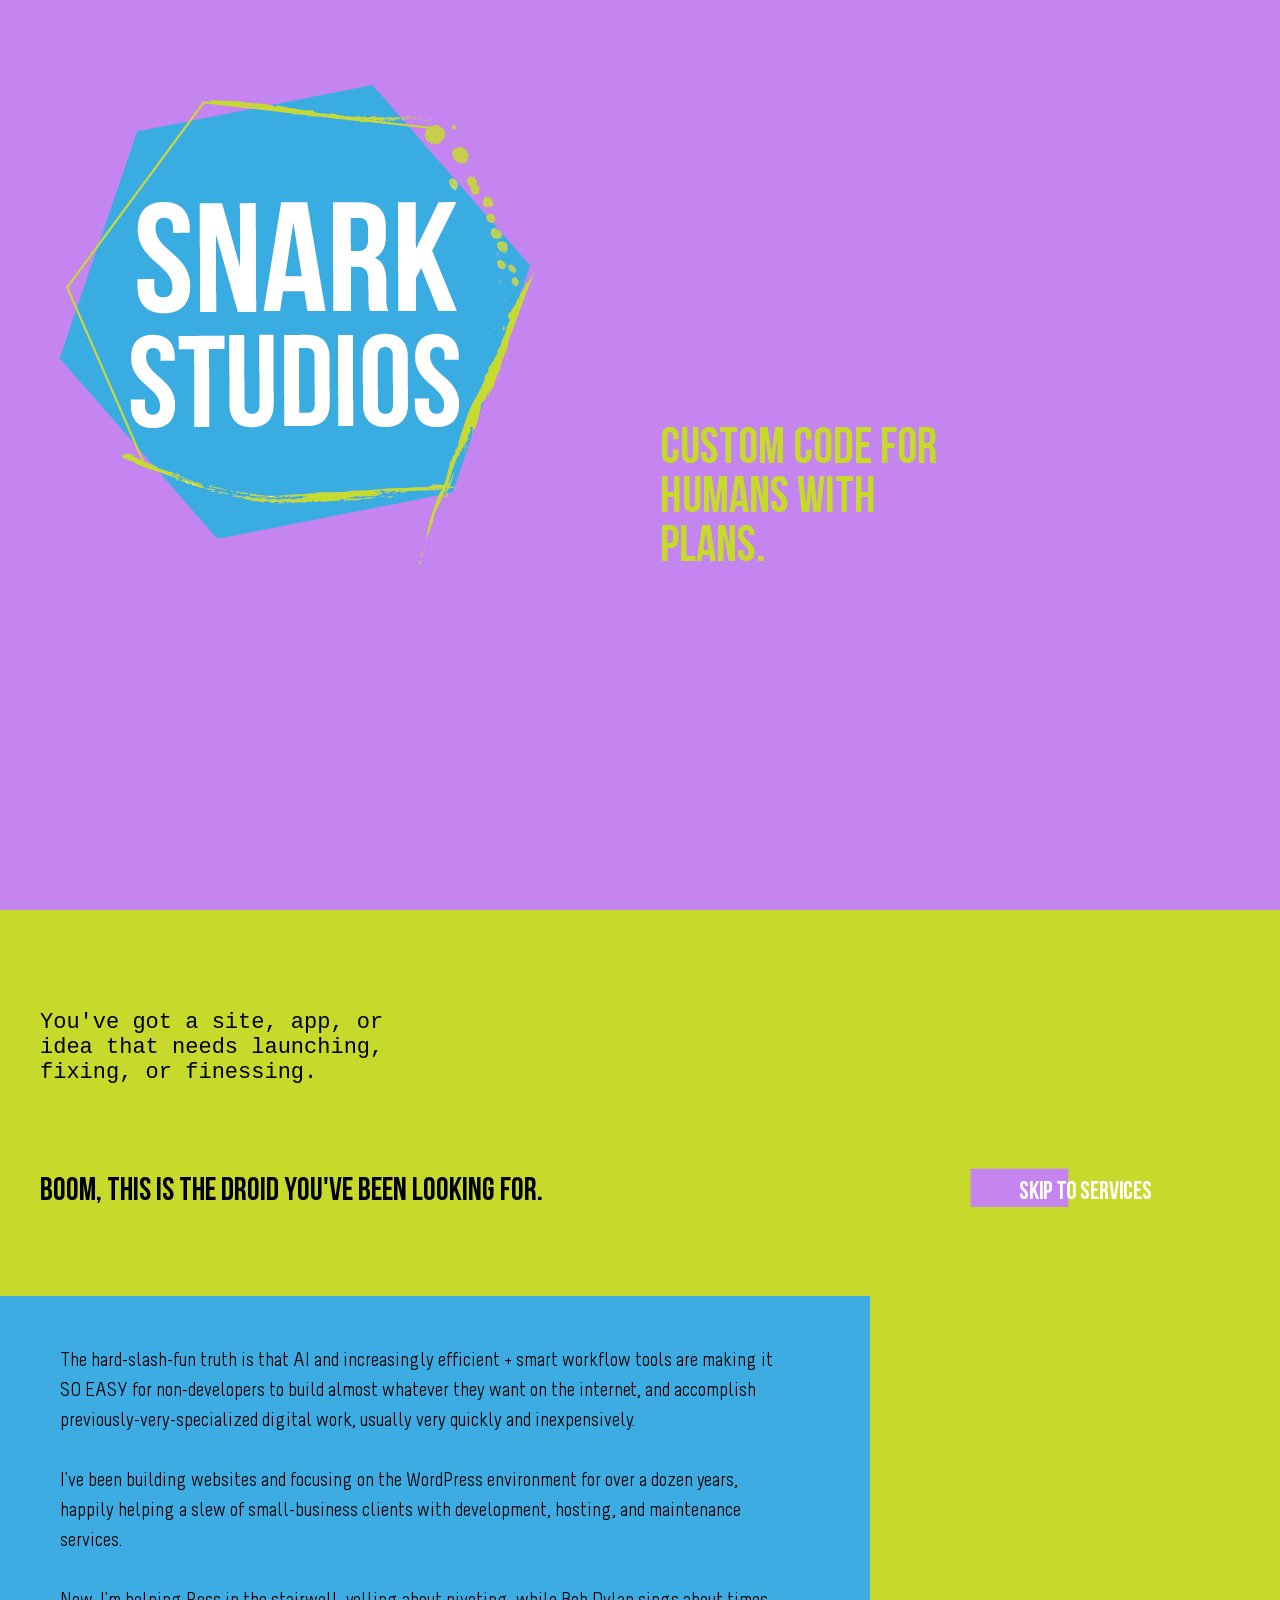
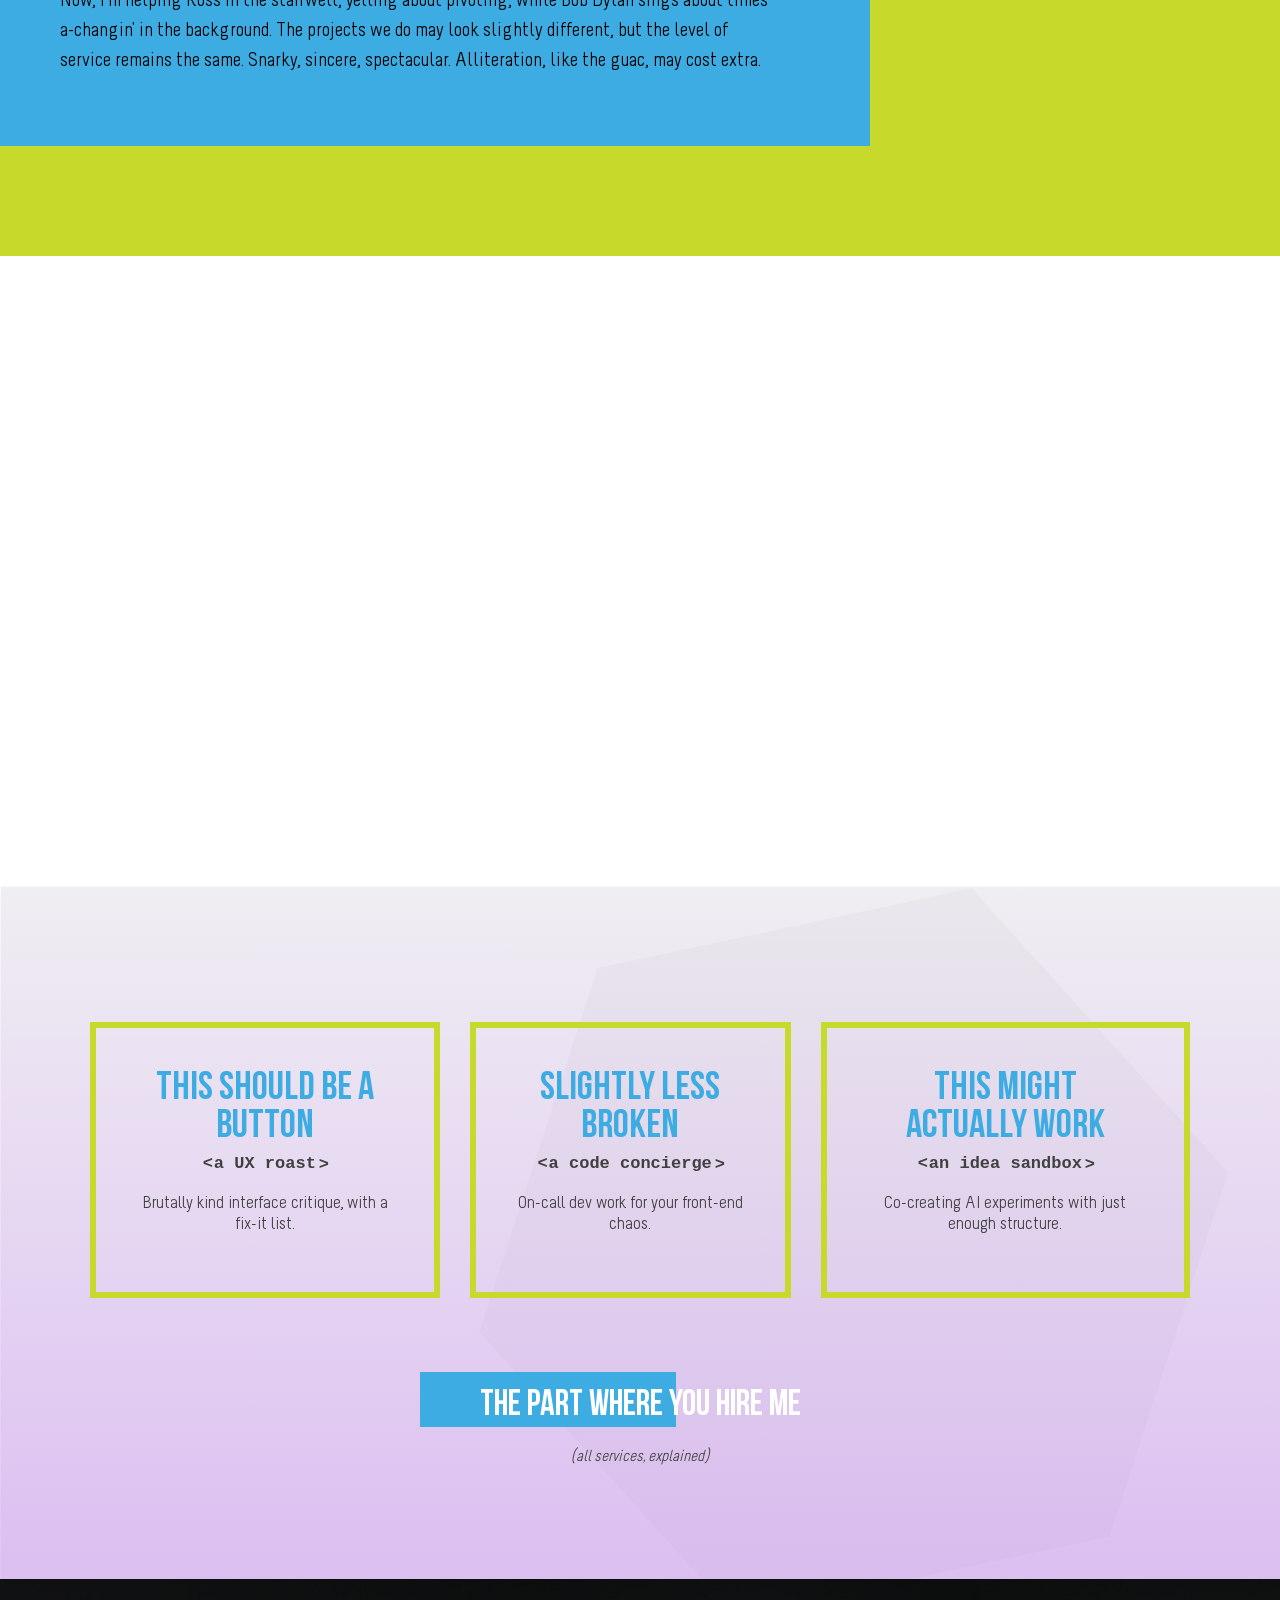
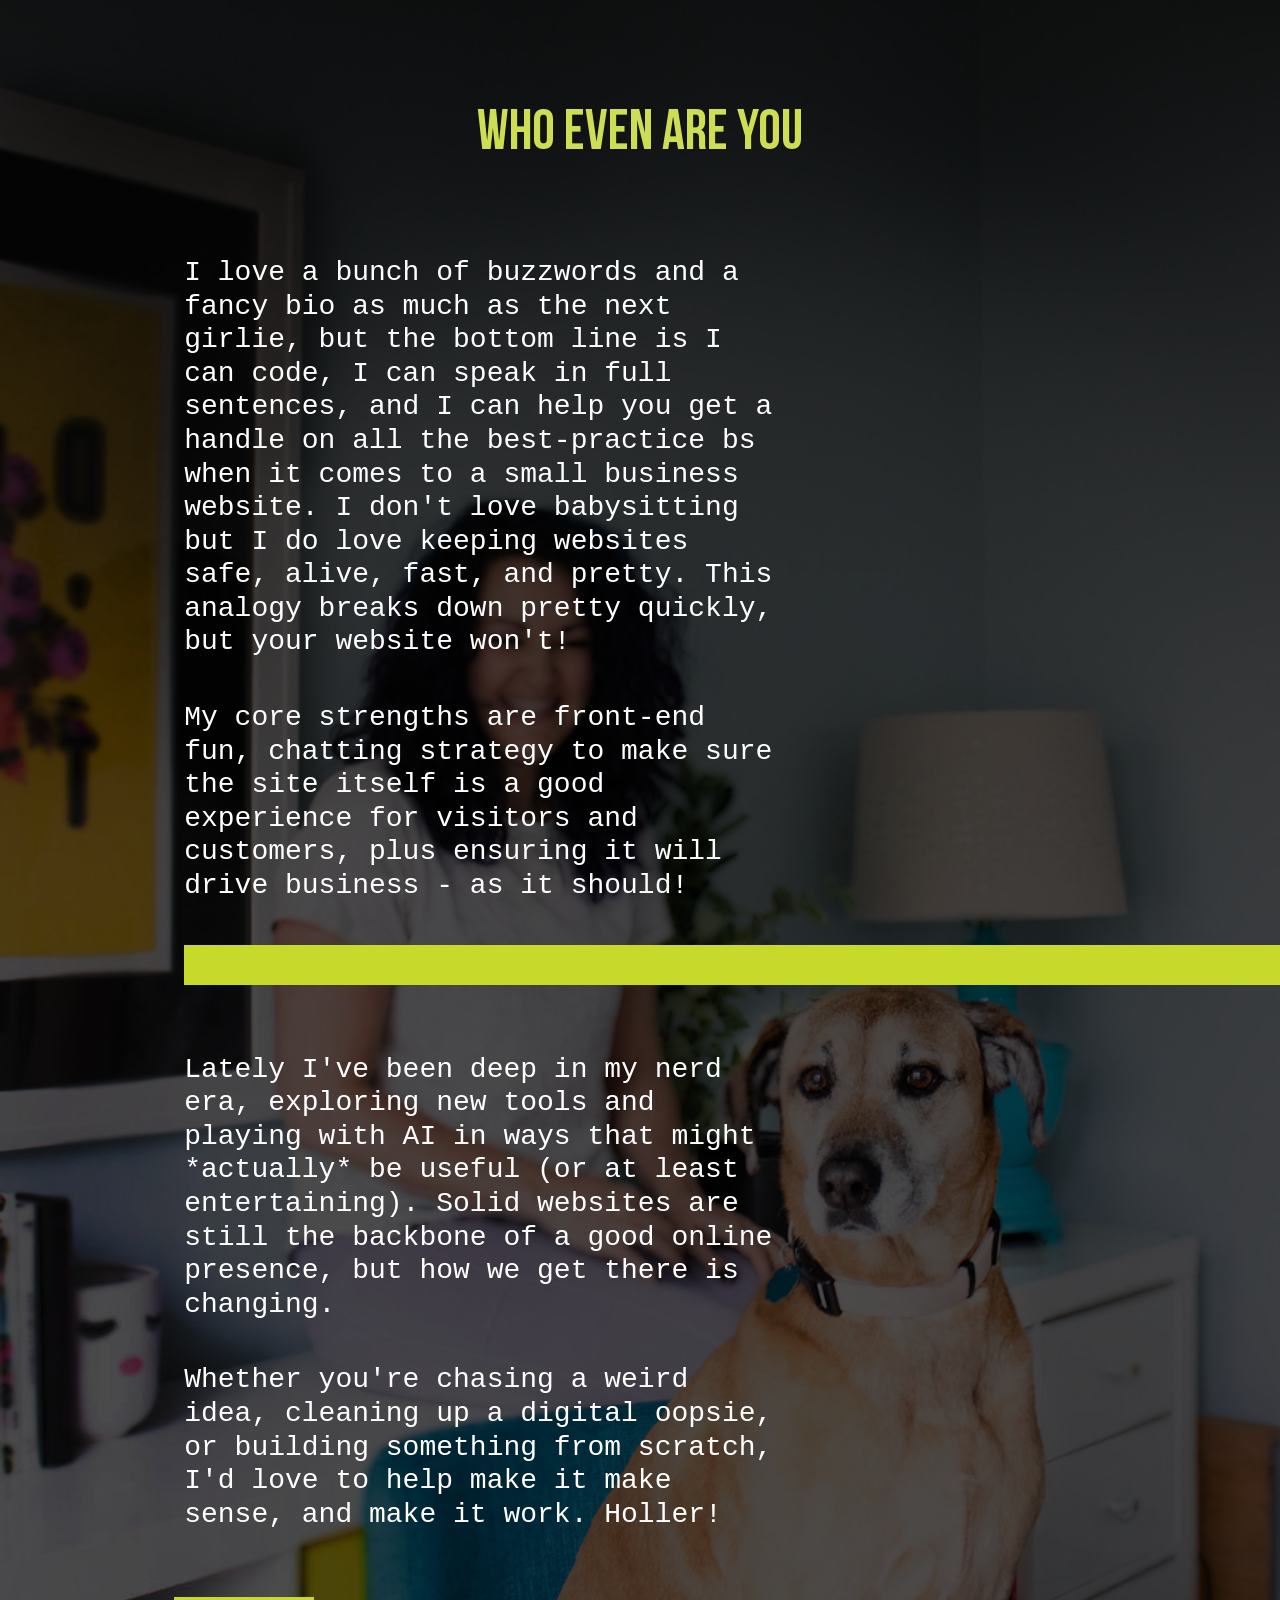
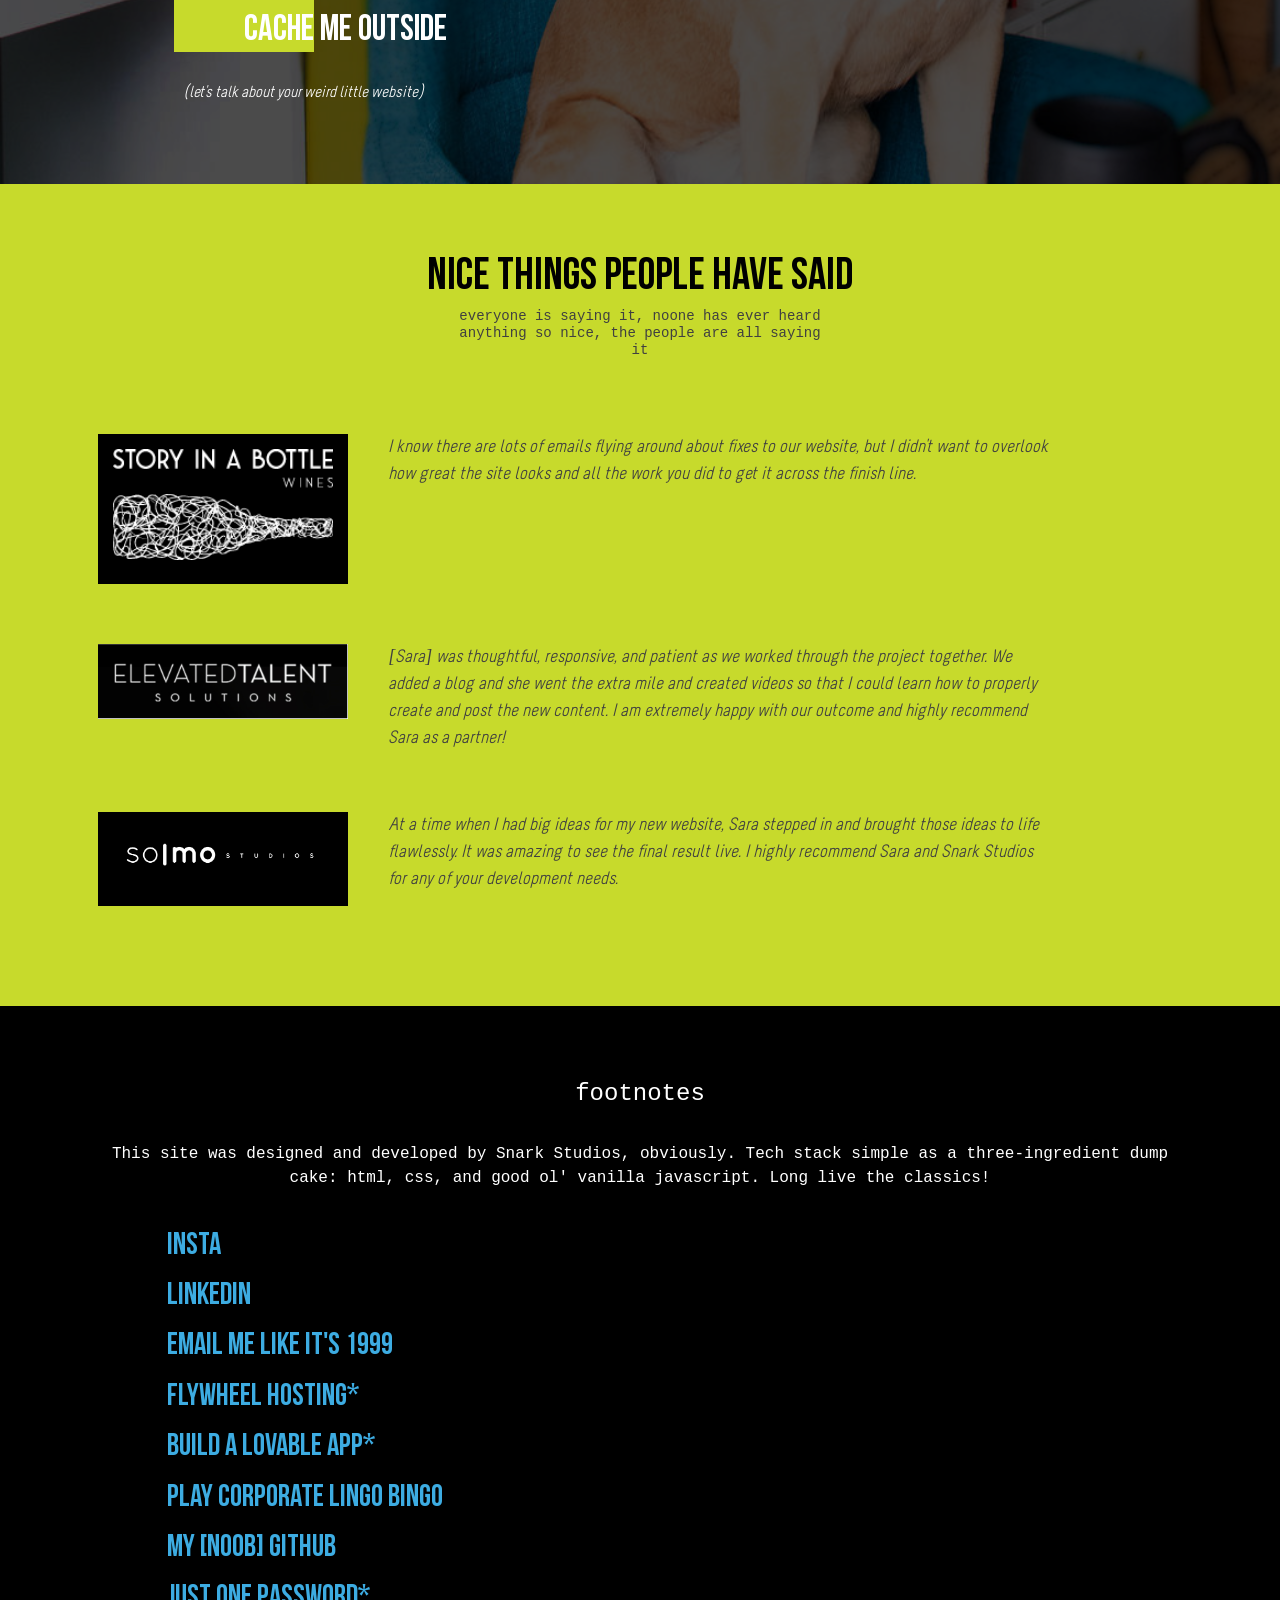
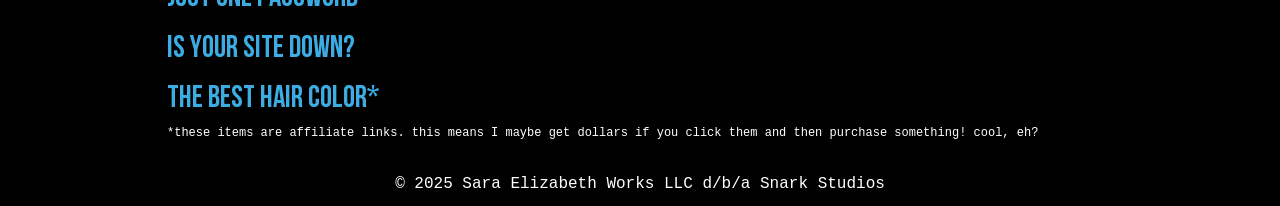
<file: index.html>
<!DOCTYPE html>
<html lang="en">

<head>
    <meta charset="UTF-8" />
    <meta name="viewport" content="width=device-width, initial-scale=1.0" />
    <title>Snark Studios | Front-End Web Development + UX | Raleigh, NC</title>
    <link rel="stylesheet" href="style.css" />
    <script type="module" src="site-header.js"></script>
    <script type="module" src="site-footer.js"></script>
    <script src="script.js"></script>
</head>

<body class="home">
    <site-header></site-header>
    <main id="ss-home" class="site-main js" role="main">
        <div class="hero">
            <div class="section" id="ss-welcome">
                <div class="inner">
                    <img src="media/logo_main_lg.png">
                    <h2>Custom code for humans with plans.</h2>
                </div>
            </div>
            <div class="elevator">
                <h3>
                    You've got a site, app, or idea that needs launching, fixing, or finessing.
                </h3>
                <div class="boom">boom, this IS the droid you've been looking for.
                    <div class="button"><a class="ss-btn sm pink" href="#ss-services">skip to services</a></div>
                </div>
                <div class="bg-box">
                    <p>The hard-slash-fun truth is that AI and increasingly efficient + smart workflow tools are making
                        it
                        SO EASY for
                        non-developers to build almost whatever they want on the internet, and accomplish
                        previously-very-specialized digital
                        work, usually very quickly and inexpensively.</p>
                    <p>I've been building websites and focusing on the WordPress environment for over a dozen years,
                        happily
                        helping a slew of
                        small-business clients with development, hosting, and maintenance services.</p>
                    <p>Now, I'm helping Ross in the stairwell, yelling about pivoting, while Bob Dylan sings about times
                        a-changin' in the
                        background. The projects we do may look slightly different, but the level of service remains the
                        same. Snarky, sincere,
                        spectacular. Alliteration, like the guac, may cost extra.</p>
                </div>
            </div>
            <div class="movie"></div>
        </div>
        <!-- end .hero -->
        <div class="section hex-bkgr" id="ss-services">
            <div class="svc-container inner">
                <div class="svc-box fadeup-effect">
                    <h3>this should be a button</h3>
                    <h5>a UX roast</h5>
                    <p>
                        Brutally kind interface critique, with a fix-it
                        list.
                    </p>
                </div>
                <div class="svc-box fadeup-effect">
                    <h3>slightly less broken</h3>
                    <h5>a code concierge</h5>
                    <p>On-call dev work for your front-end chaos.</p>
                </div>
                <div class="svc-box fadeup-effect">
                    <h3>this might actually work</h3>
                    <h5>an idea sandbox</h5>
                    <p>
                        Co-creating AI experiments with just enough
                        structure.
                    </p>
                </div>
            </div>
            <div class="button fadeup-effect">
                <a class="ss-btn blue" href="services.html">The Part Where You Hire Me</a>
                <p>(all services, explained)</p>
            </div>
        </div>
        <!-- end #ss-services -->
        <div class="section bio-section" id="ss-about">
            <div class="scroll-content">
                <div class="inner">
                    <h2 class="fadeup-effect">who even are you</h2>
                    <div class="bio">
                        <p class="fadeup-effect">
                            I love a bunch of buzzwords and a fancy bio as
                            much as the next girlie, but the bottom line is
                            I can code, I can speak in full sentences, and I
                            can help you get a handle on all the
                            best-practice bs when it comes to a small
                            business website. I don't love babysitting but I
                            do love keeping websites safe, alive, fast, and
                            pretty. This analogy breaks down pretty quickly,
                            but your website won't!
                        </p>
                        <p class="fadeup-effect">
                            My core strengths are front-end fun, chatting strategy to make sure the
                            site itself is a good experience for visitors
                            and customers, plus ensuring it will drive
                            business - as it should!
                        </p>
                        <div class="ribbon"></div>
                        <p class="fadeup-effect">
                            Lately I've been deep in my nerd era, exploring
                            new tools and playing with AI in ways that might
                            *actually* be useful (or at least entertaining).
                            Solid websites are still the backbone of a good online
                            presence, but how we get there is changing.
                        </p>
                        <p class="fadeup-effect">
                            Whether you're chasing a weird idea, cleaning up
                            a digital oopsie, or building something from
                            scratch, I'd love to help make it make sense,
                            and make it work. Holler!
                        </p>
                        <div class="button">
                            <a class="ss-btn green" href="services.html">Cache Me Outside</a>
                            <p>
                                (let's talk about your weird little website)
                            </p>
                        </div>
                    </div>
                </div>
            </div>
        </div>
        <!-- end #ss-about -->
        <div class="section" id="nicethings">
            <h2>Nice things people have said</h2>
            <div class="subtitle">everyone is saying it, noone has ever heard anything so nice, the people are all
                saying it</div>
            <div class="inner">
                <div class="item fadeup-effect">
                    <div class="logo" style="background-color: #000; padding: 15px;"><img
                            src="media/clientlogo_siab.png"></div>
                    <div>
                        I know there are lots of emails flying around about fixes to our website, but I didn't want to
                        overlook how great the
                        site looks and all the work you did to get it across the finish line.</div>
                </div>
                <div class="item fadeup-effect">
                    <div class="logo"><img src="media/clientlogo-ets.jpg"></div>
                    <div>[Sara] was thoughtful, responsive, and patient as we worked through the project together. We
                        added a
                        blog and she went the
                        extra mile and created videos so that I could learn how to properly create and post the new
                        content.
                        I am extremely
                        happy with our outcome and highly recommend Sara as a partner!</div>
                </div>
                <div class="item fadeup-effect">
                    <div class="logo" style="background-color: #000; padding: 15px;"><img
                            src="media/clientlogo-somo.jpg"></div>
                    <div>At a time when I had big ideas for my new website, Sara stepped in and brought those ideas to
                        life flawlessly. It was
                        amazing to see the final result live. I highly recommend Sara and Snark Studios for any of your
                        development needs.</div>
                </div>
            </div>
        </div>
    </main>
    <site-footer></site-footer>
</body>

</html>
</file>
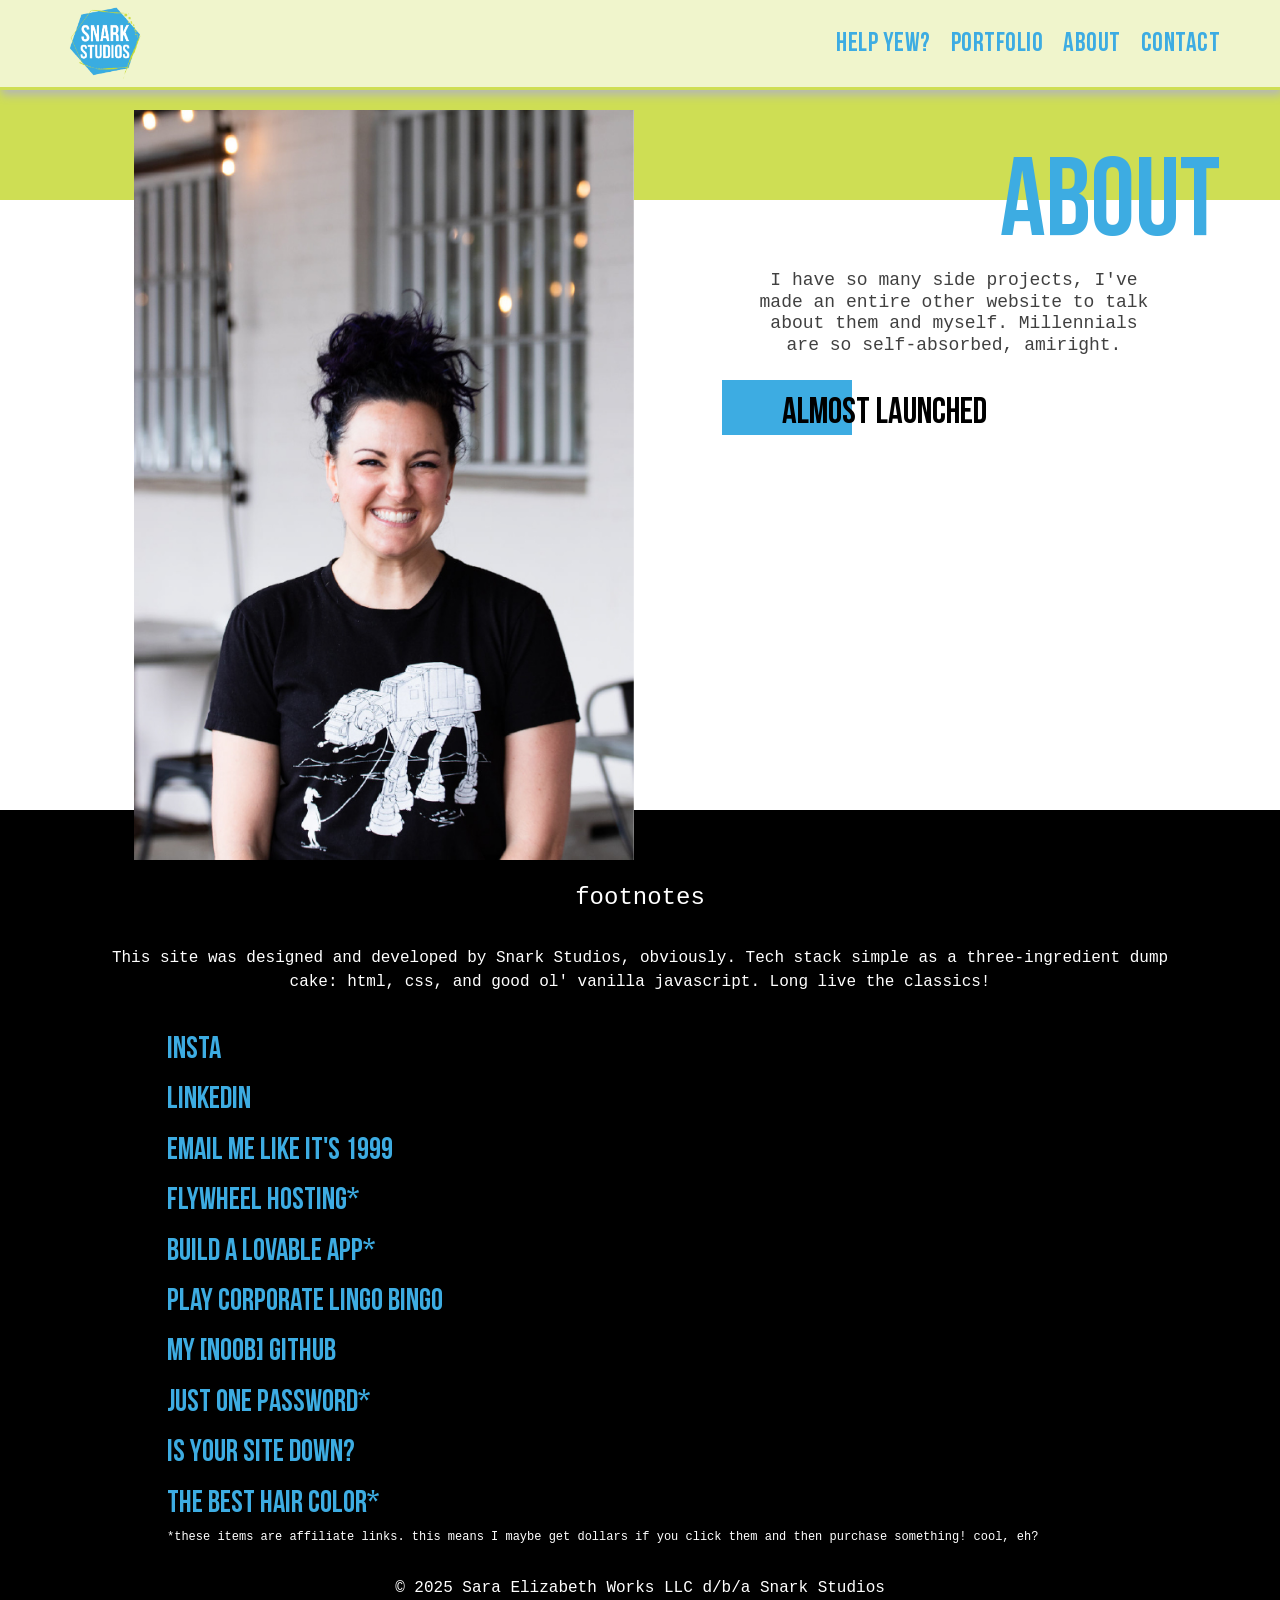
<file: about.html>
<!DOCTYPE html>
<html lang="en">

<head>
    <meta charset="UTF-8">
    <meta name="viewport" content="width=device-width, initial-scale=1.0" />
    <title>About Snark Studios | Front-End Web Development + UX | Raleigh, NC</title>
    <link rel="stylesheet" href="style.css">
    <script src="script.js"></script>
    <script type="module" src="site-header.js"></script>
    <script type="module" src="site-footer.js"></script>
</head>

<body id="ss-page-about" class="js">
    <site-header></site-header>
    <header class="entry-header">
        <h1 class="fadeup-effect">About</h1>
    </header><!-- .entry-header -->
    <main class="site-main" role="main">
        <div class="entry-content">
            <div class="ab-container">
                <div class="ab-pic ">
                    <img src="media/sara-about.jpg">
                </div>
                <div class="ab-headers fadeup-effect">
                    <h5>I have so many side projects, I've made an entire other website to talk about them and myself.
                        Millennials are so self-absorbed, amiright.</h5>
                    <a href="https://instagram.com/vtsara" class="ss-btn blue" target="_blank">almost launched</a>
                </div>
            </div>
        </div><!-- .entry-content -->
    </main>
    <site-footer></site-footer>
</body>

</html>
</file>
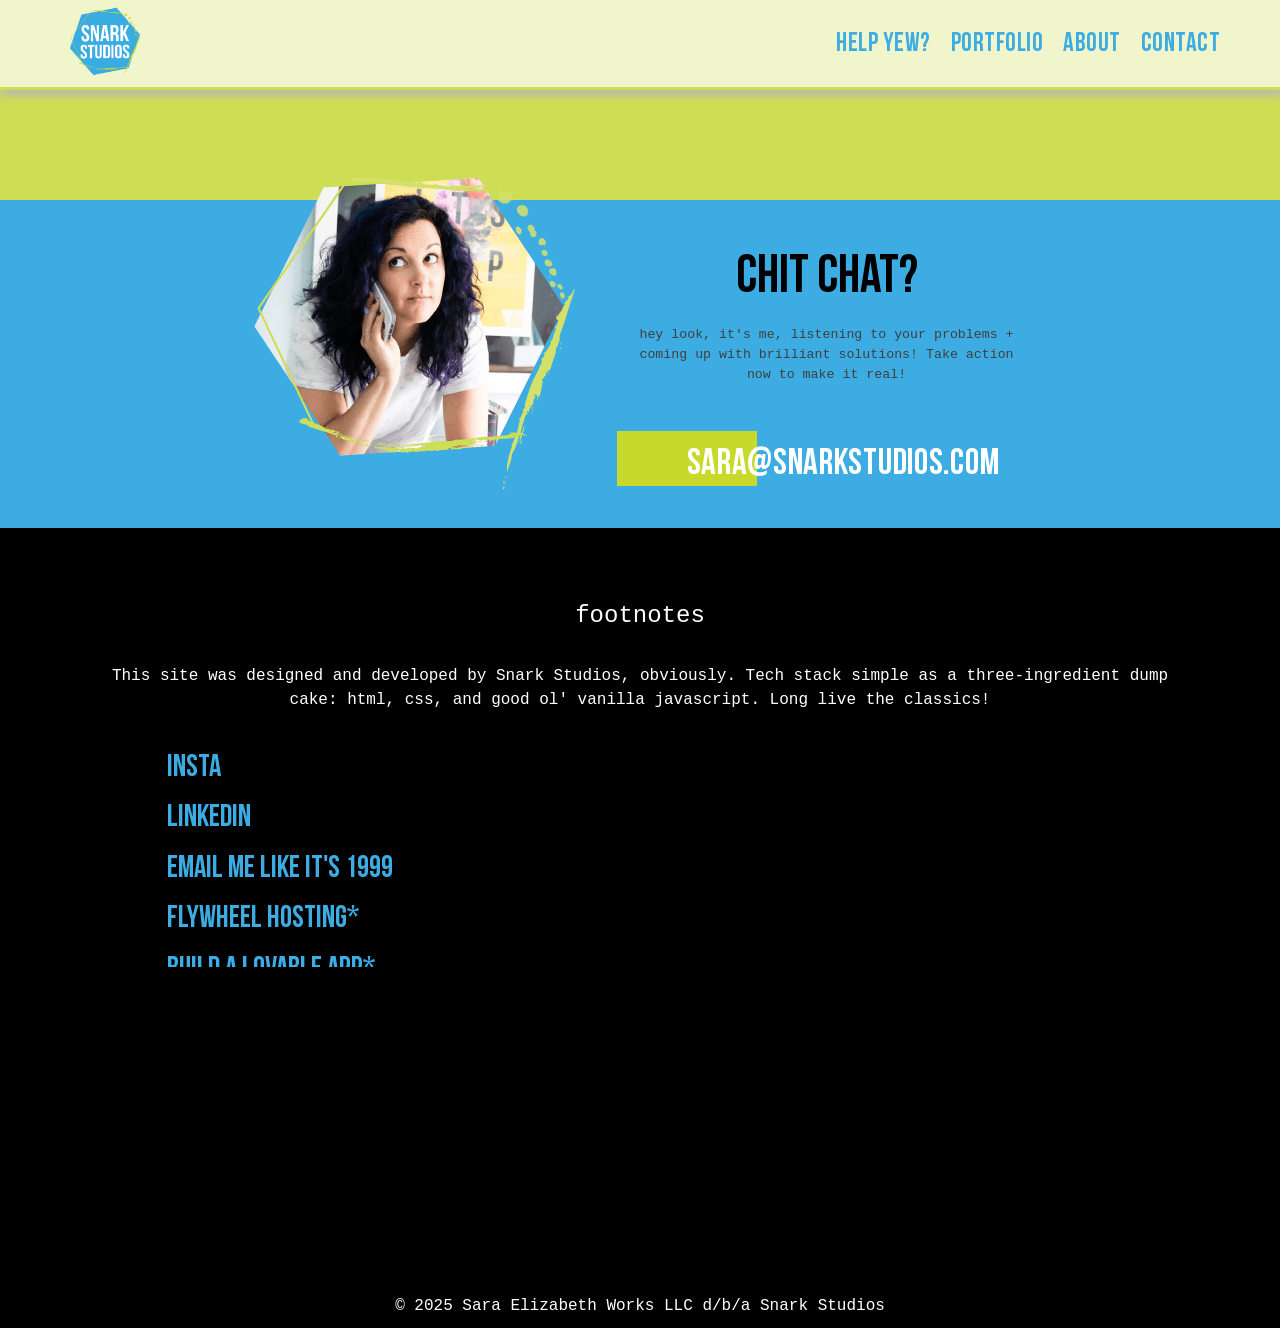
<file: contact.html>
<!DOCTYPE html>
<html lang="en">

<head>
    <meta charset="UTF-8">
    <meta name="viewport" content="width=device-width, initial-scale=1.0" />
    <title>Contact Snark Studios | Front-End Web Development + UX | Raleigh, NC</title>
    <link rel="stylesheet" href="style.css">
    <script src="script.js"></script>
    <script type="module" src="site-header.js"></script>
    <script type="module" src="site-footer.js"></script>
    <script type="module" src="meet.js"></script>
    <script type="module" src="contact.js"></script>
</head>

<body class="ss-pg-contact">
    <site-header></site-header>
    <main class="js">
        <header class="entry-header">

        </header><!-- .entry-header -->
        <contact-cta></contact-cta>
    </main>
    <site-footer></site-footer>
</body>

</html>
</file>
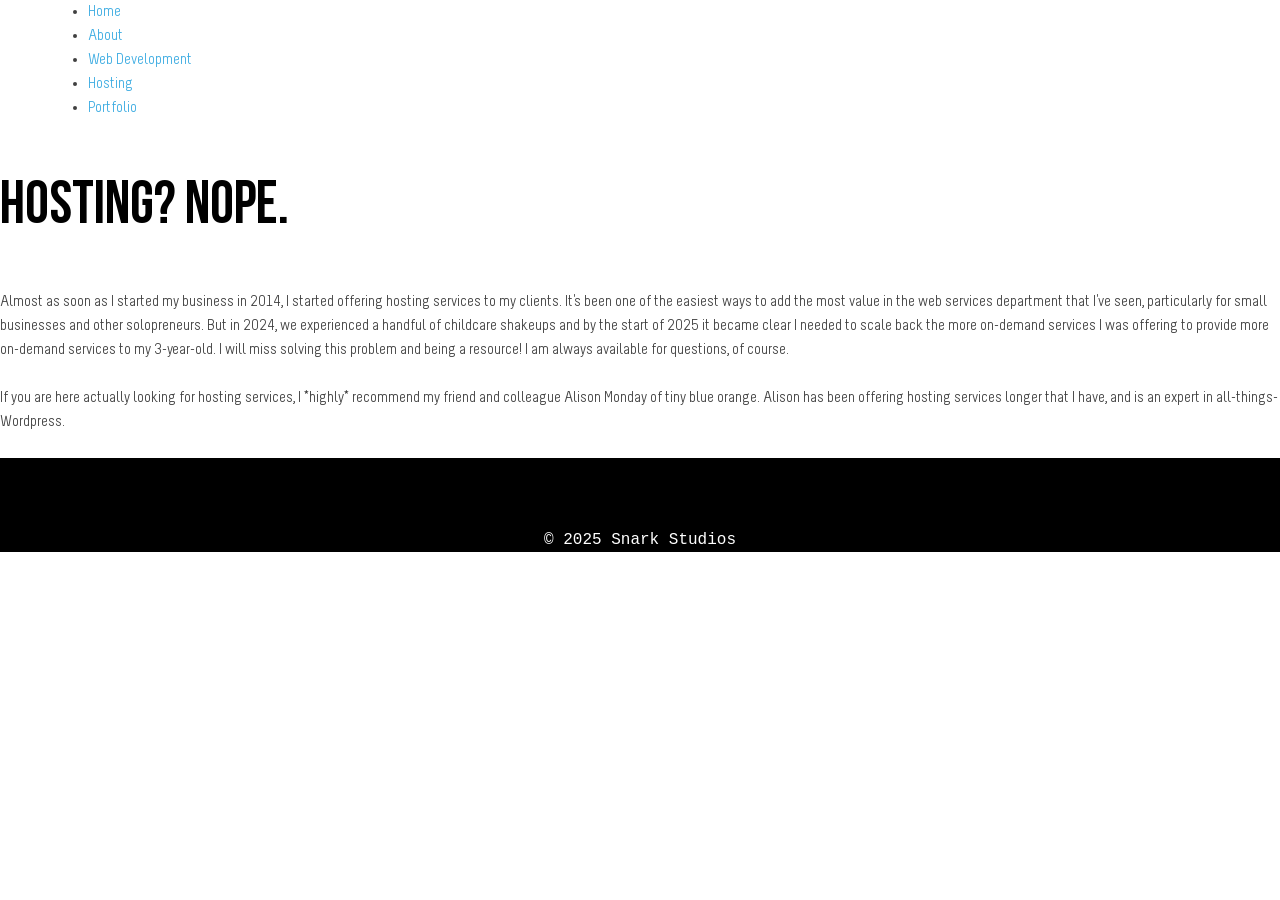
<file: hosting.html>
<!DOCTYPE html>
<html lang="en">
<head><meta charset="UTF-8"><title>Hosting</title><link rel="stylesheet" href="style.css"></head>
<body>
<header><nav><ul class="nav-menu">
  <li><a href="index.html">Home</a></li>
  <li><a href="about.html">About</a></li>
  <li><a href="webdev.html">Web Development</a></li>
  <li><a href="hosting.html">Hosting</a></li>
  <li><a href="portfolio.html">Portfolio</a></li>
</ul></nav></header>
<main>
  <h1>Hosting? Nope.</h1>
  <p>Almost as soon as I started my business in 2014, I started offering hosting services to my clients. It's been one of the easiest ways to add the most value in the web services department that I've seen, particularly for small businesses and other solopreneurs. But in 2024, we experienced a handful of childcare shakeups and by the start of 2025 it became clear I needed to scale back the more on-demand services I was offering to provide more on-demand services to my 3-year-old. I will miss solving this problem and being a resource! I am always available for questions, of course.</p>
  <p>If you are here actually looking for hosting services, I *highly* recommend my friend and colleague Alison Monday of tiny blue orange. Alison has been offering hosting services longer that I have, and is an expert in all-things-Wordpress.</p>
</main>
<footer><p>&copy; 2025 Snark Studios</p></footer>
</body>
</html>
</file>
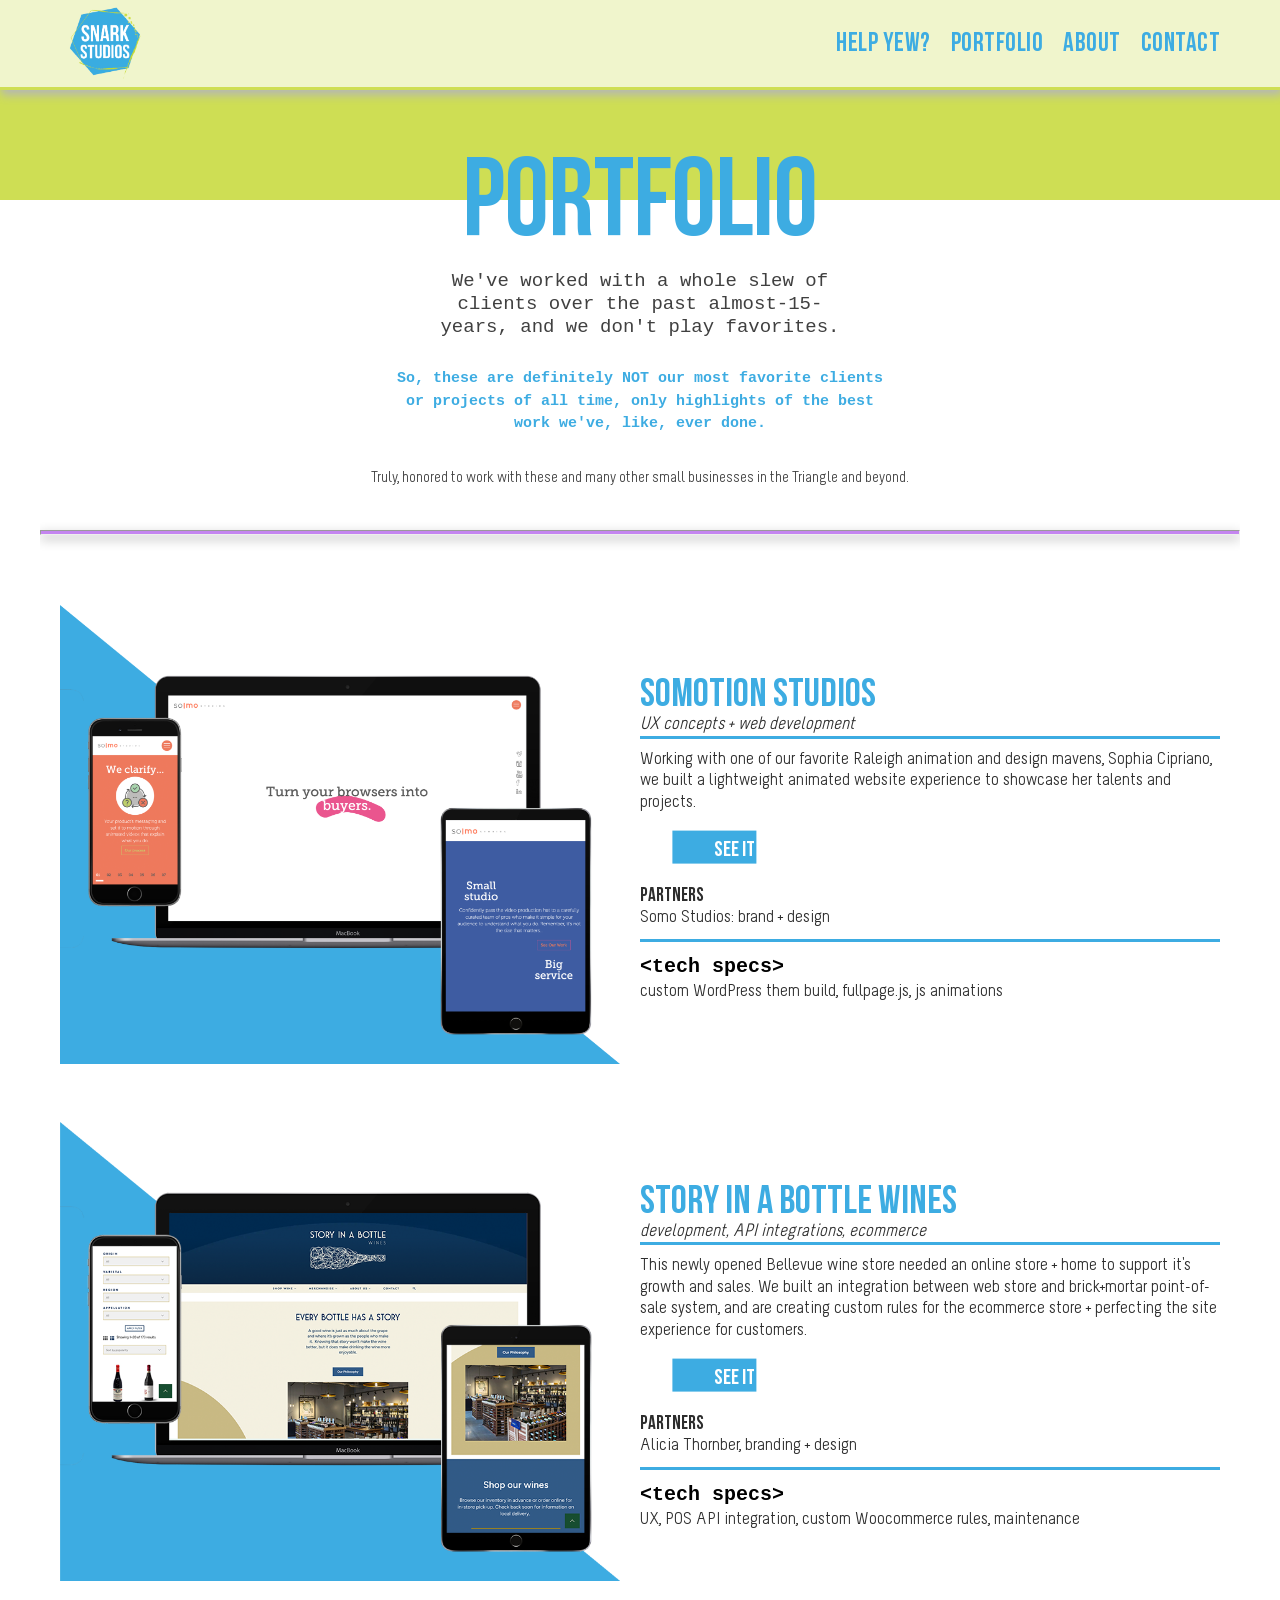
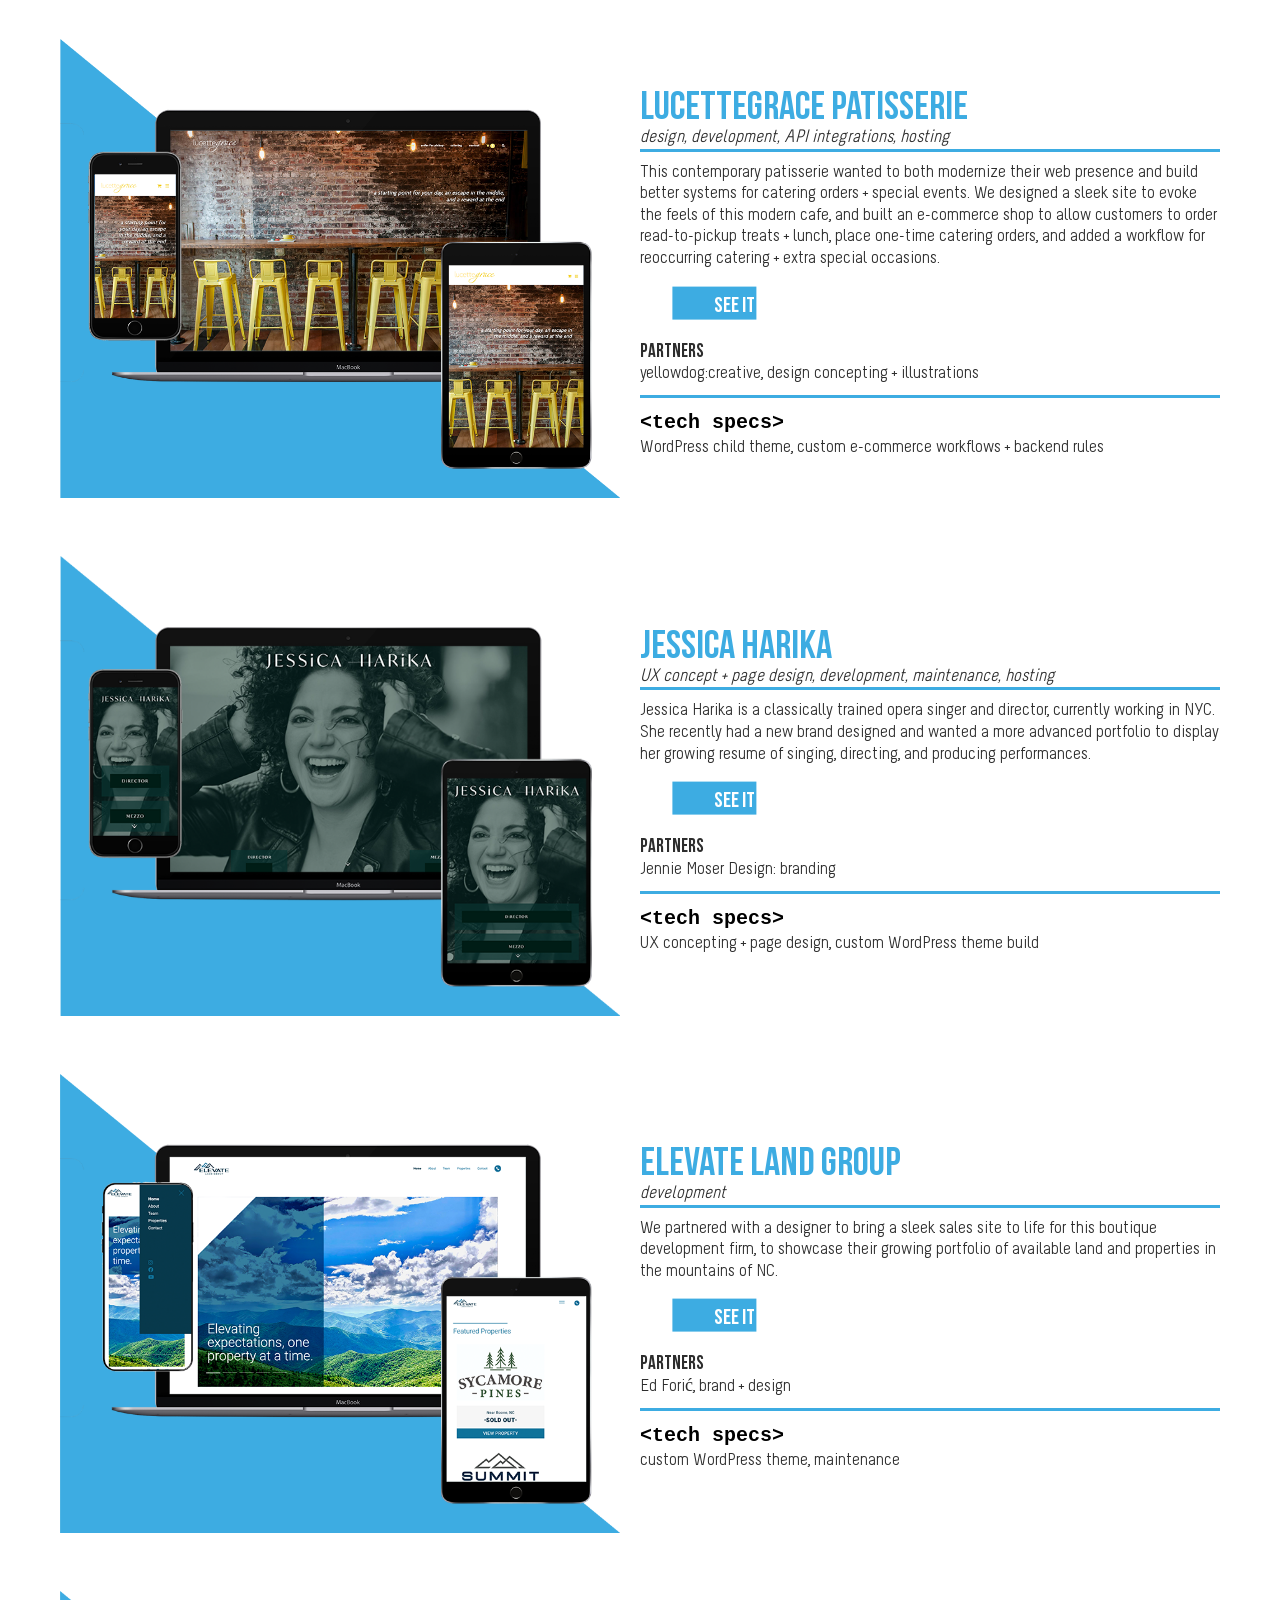
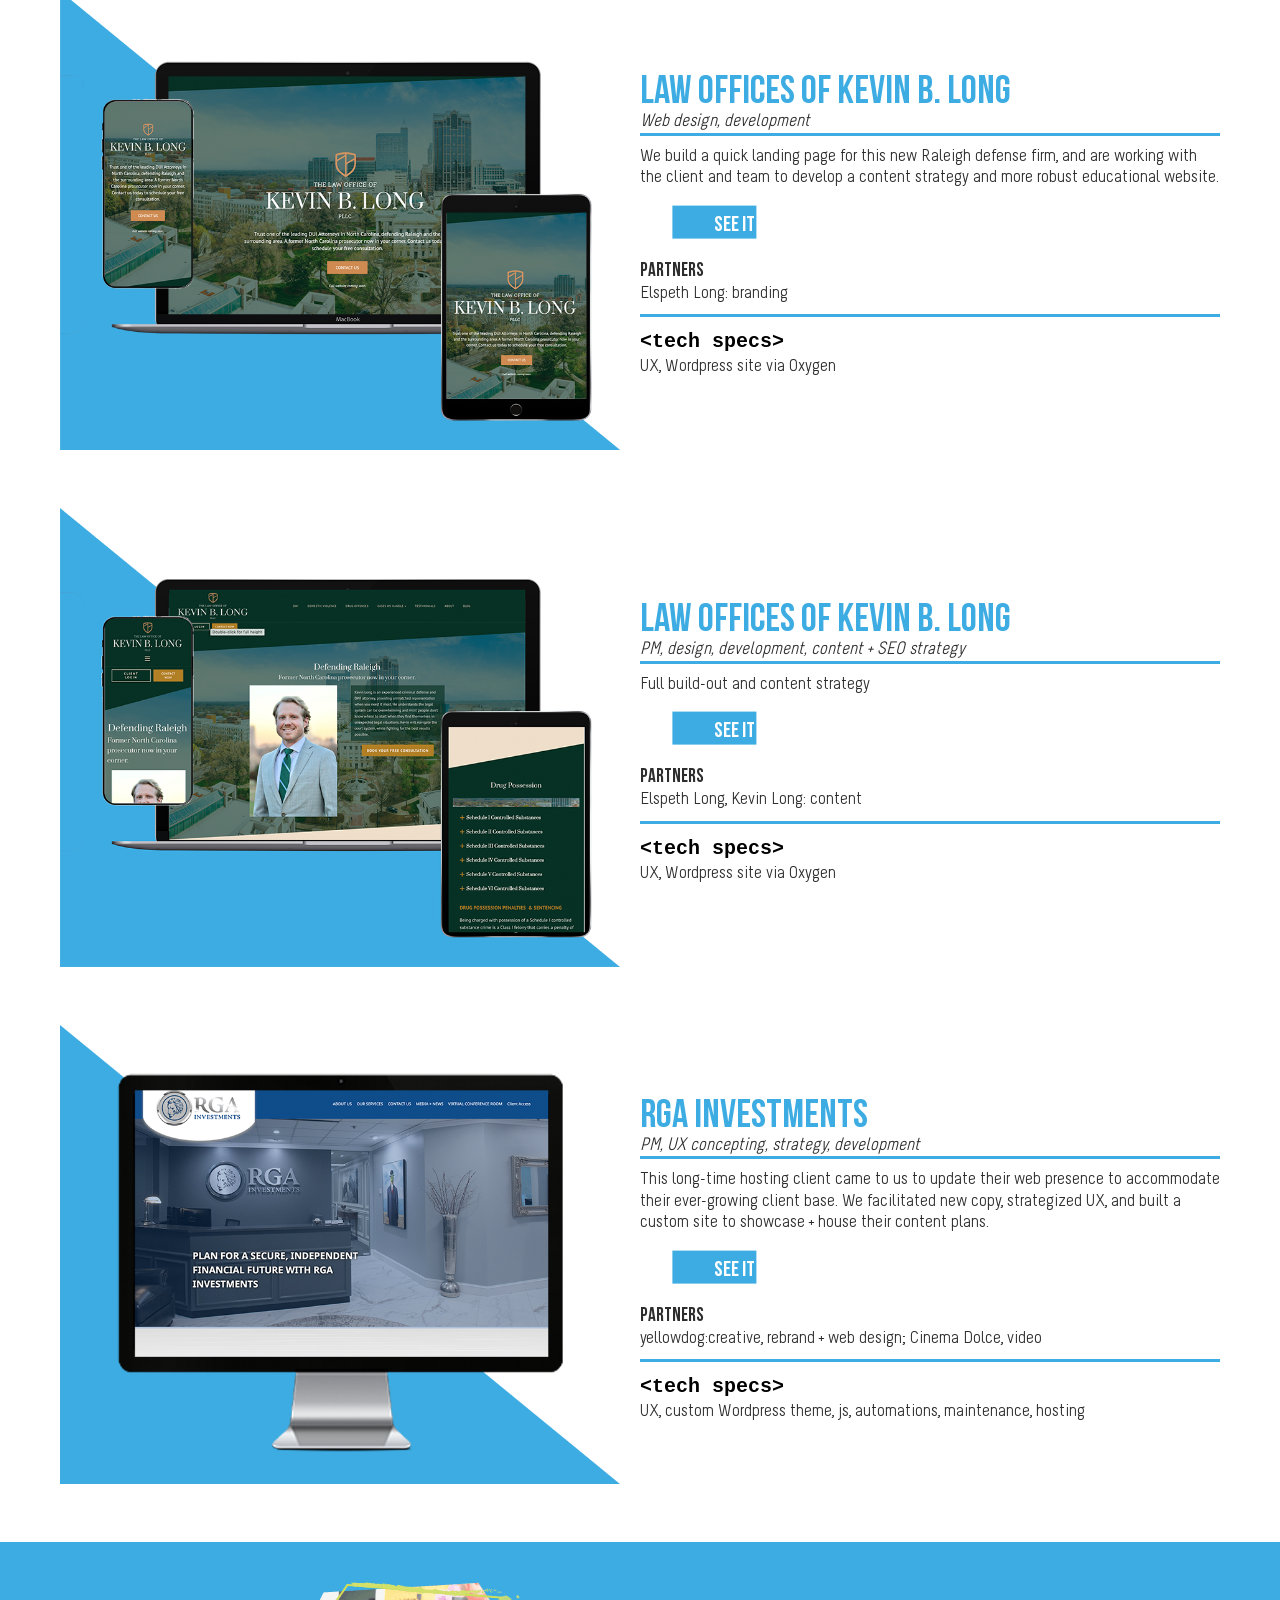
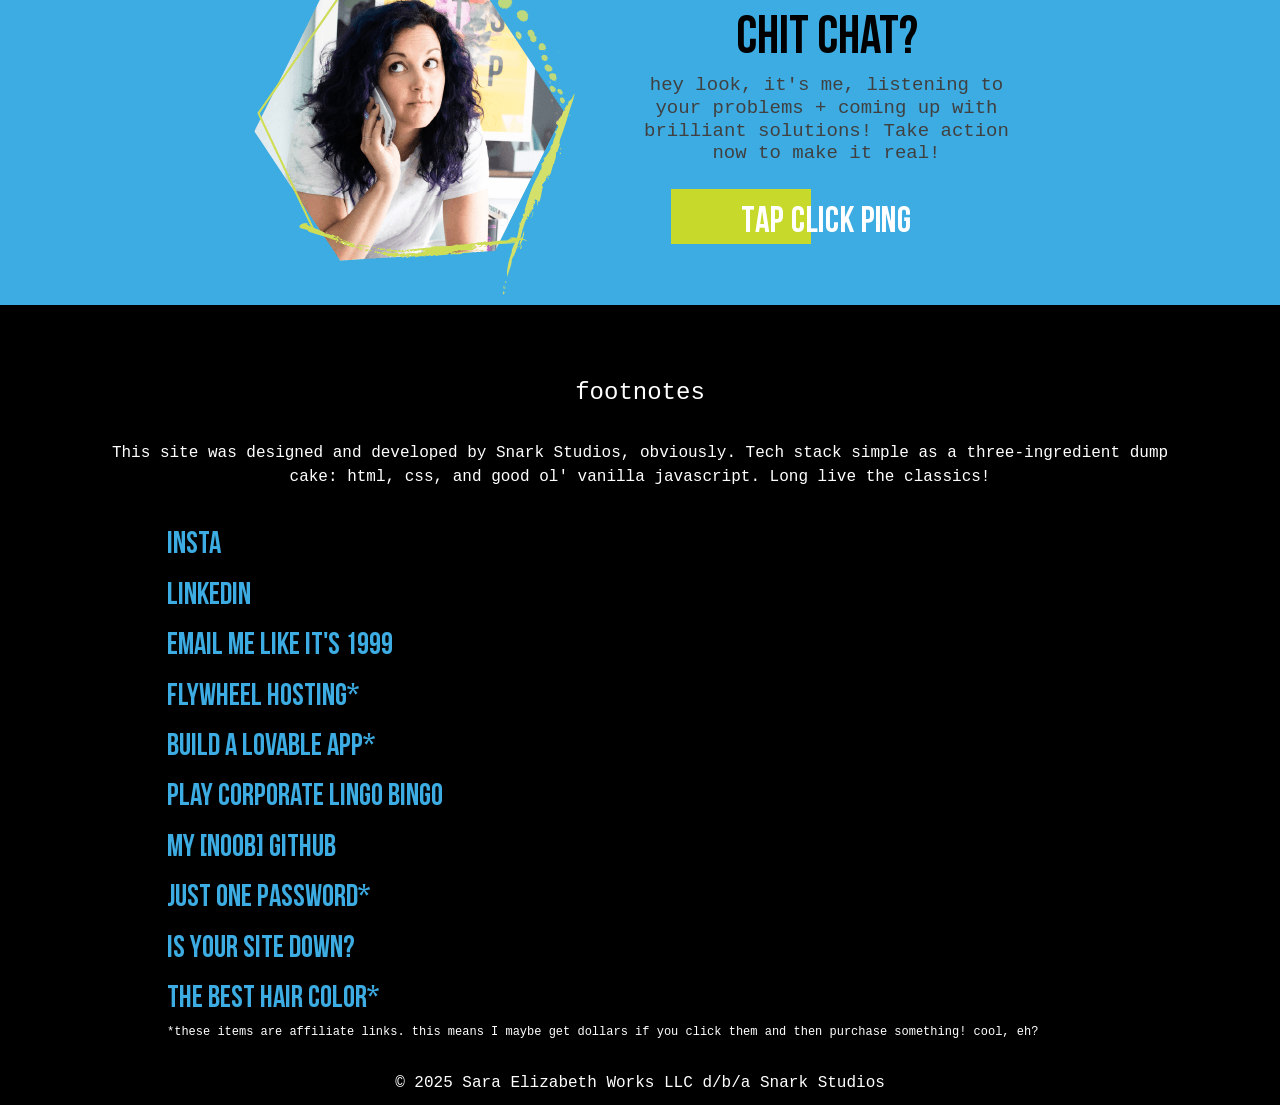
<file: portfolio.html>
<!DOCTYPE html>
<html lang="en">

<head>
    <meta charset="UTF-8">
    <meta name="viewport" content="width=device-width, initial-scale=1.0" />
    <title>Portfolio | Front-End Web Development + UX | Raleigh, NC</title>
    <link rel="stylesheet" href="style.css">
    <script src="script.js"></script>
    <script type="module" src="site-header.js"></script>
    <script type="module" src="site-footer.js"></script>
    <script type="module" src="meet.js"></script>
    <script type="module" src="contact.js"></script>
</head>

<body>
    <site-header></site-header>
    <main class="js">
        <header class="entry-header">
            <h1 class="fadeup-effect">Portfolio</h1>
        </header><!-- .entry-header -->
        <div id="ss-page-portfolio" class="site-main js" role="main">
            <div class="entry-content">
                <div>
                    <h5>We've worked with a whole slew of clients over the past almost-15-years, and we don't play
                        favorites.</h5>
                    <h6>So, these are definitely NOT our most favorite clients or projects of all time, only highlights
                        of the best work we've, like, ever done.</h6>
                    <p class="center mini-p">Truly, honored to work with these and many other small businesses in the
                        Triangle and beyond.</p>
                </div>
                <hr />
                <div class="projects-container js">

                </div>
            </div> <!-- /.entry-content -->
            <contact-cta></contact-cta>
    </main>
    <site-footer></site-footer>
    <script src="portfolio.js" defer></script>
</body>

</html>
</file>
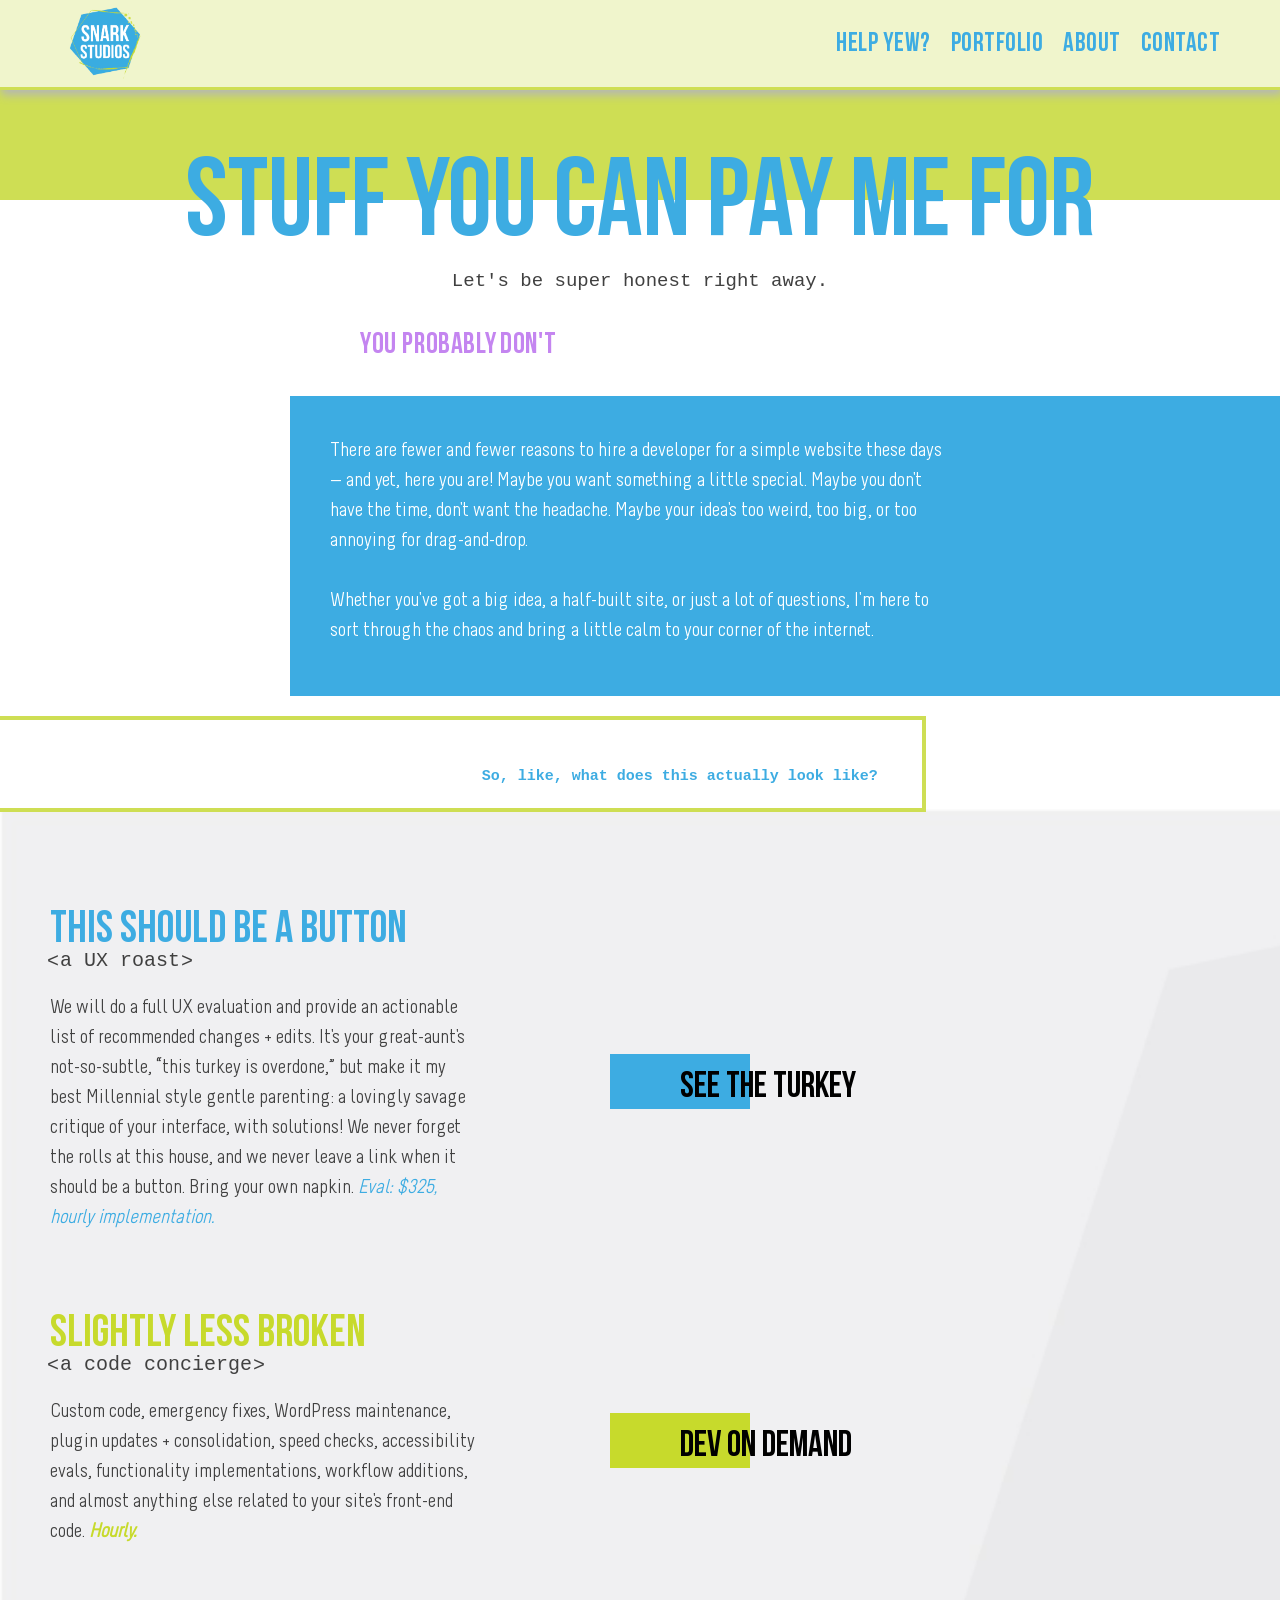
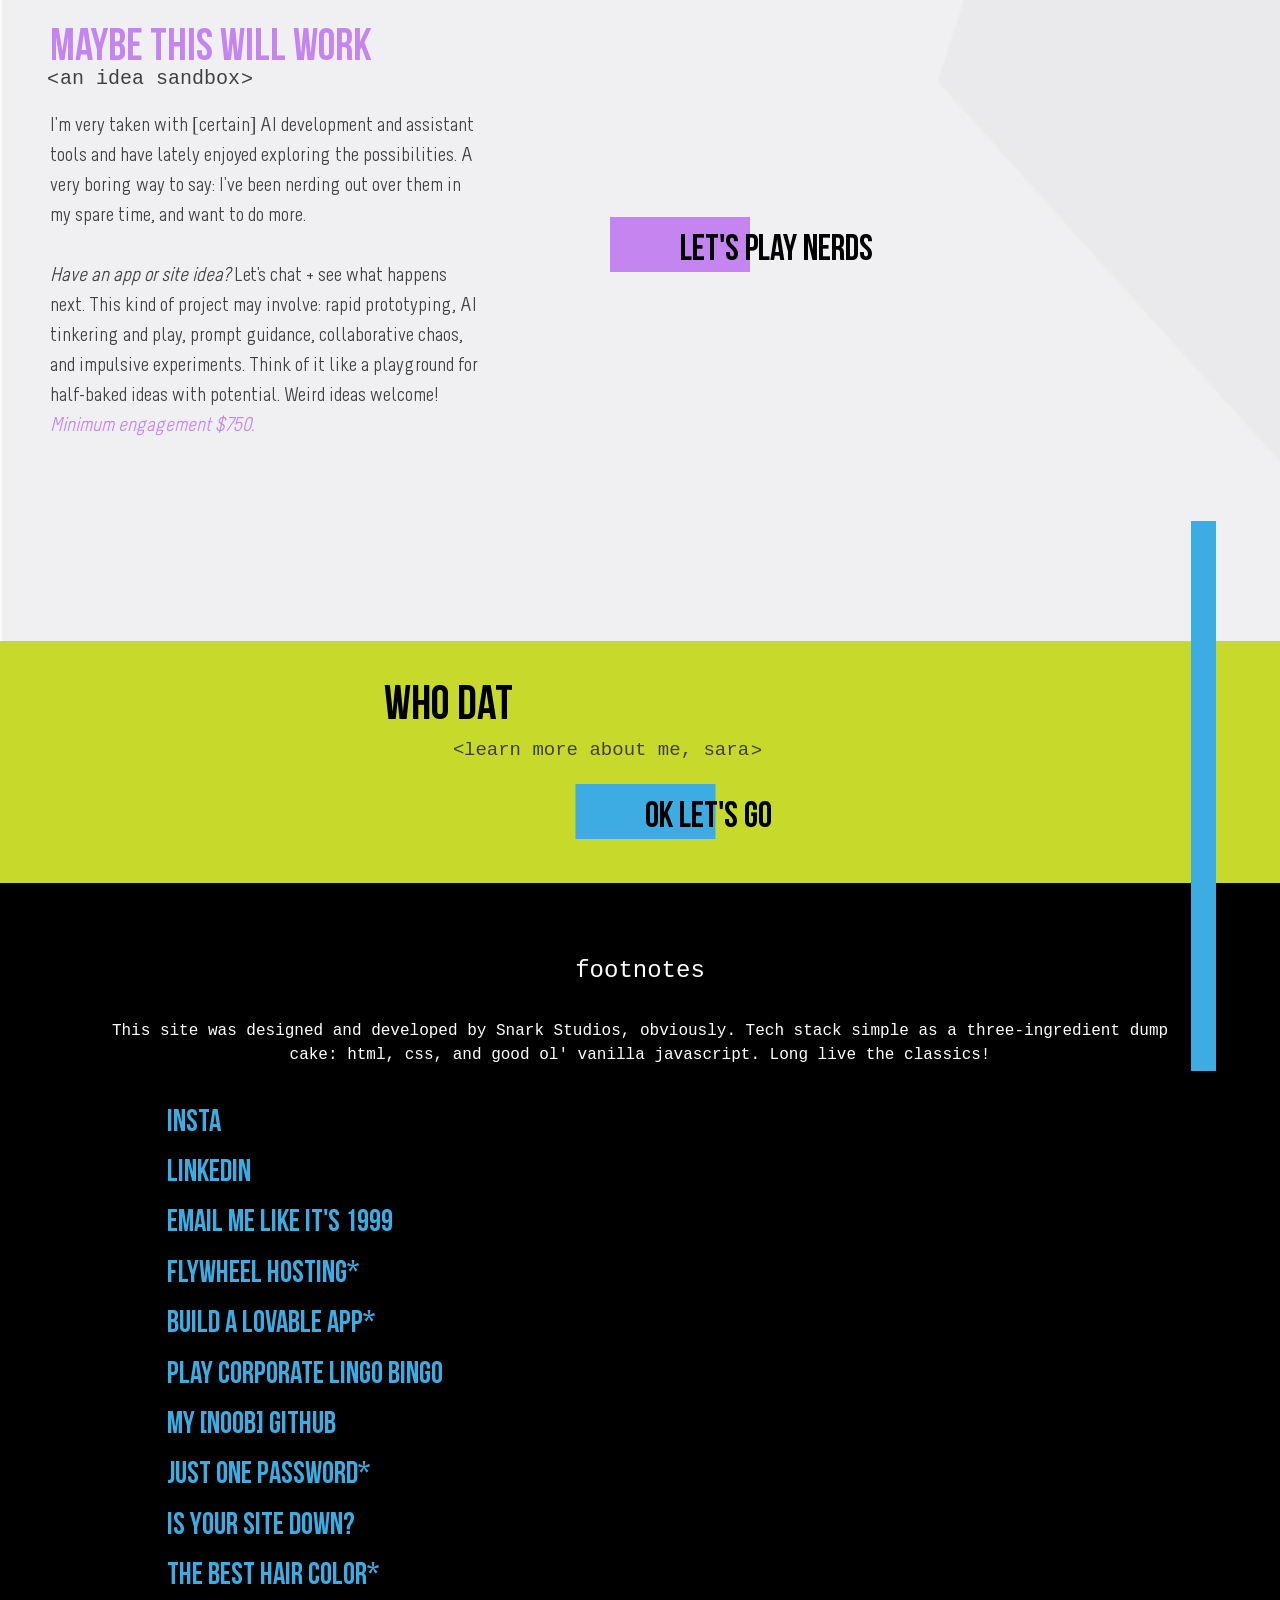
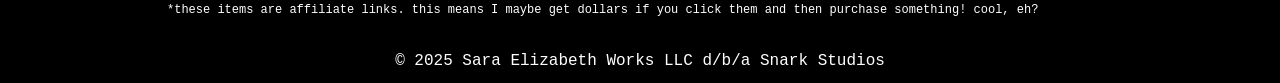
<file: services.html>
<!DOCTYPE html>
<html lang="en">

<head>
    <meta charset="UTF-8">
    <meta name="viewport" content="width=device-width, initial-scale=1.0" />
    <title>Front-End Web Development + UX Consulting</title>
    <link rel="stylesheet" href="style.css">
    <script src="script.js"></script>
    <script type="module" src="site-header.js"></script>
    <script type="module" src="site-footer.js"></script>
    <script type="module" src="meet.js"></script>
</head>

<body>
    <site-header></site-header>
    <main class="js">
        <header class="entry-header">
            <h1 class="fadeup-effect">stuff you can pay me for</h1>
        </header><!-- .entry-header -->
        <div id="ss-page-svc" class="site-main" role="main">
            <div class="entry-content">
                <h5 class="fadeup-effect">Let's be super honest right away.</h5>
                <div class="bebas animate" id="type-target"><span>You probably </span><span>don't
                    </span><span>need to hire
                        me.</span><span>*clutches pearls*</span>
                </div>
                <div class="intro slide">
                    <p>There are fewer and fewer reasons to hire a developer for a simple website these days — and yet,
                        here you are! Maybe you want something a little special. Maybe you don't have the time, don't
                        want the headache. Maybe your idea's too weird, too big, or too annoying for drag-and-drop. </p>
                    <p>Whether you've got a big idea, a half-built site, or just a lot of questions, I'm here to sort
                        through the chaos and bring a little calm to your corner of the internet. </p>
                </div>
                <div class="row slide">
                    <h6>So, like, what does this actually look like?</h6>
                </div>
                <div class="services hex-bkgr">
                    <div class="fun svc fadeup-effect">
                        <div>
                            <h2 class="blue">this should be a button</h2>
                            <h5>a UX roast</h5>
                            <p>We will do a full UX evaluation and provide an actionable list of recommended changes +
                                edits. It's your great-aunt's not-so-subtle, “this turkey is overdone,” but make it my
                                best Millennial style gentle parenting: a lovingly savage critique of your interface,
                                with solutions! We never forget the rolls at this house, and we never leave a link when
                                it should be a button. Bring your own napkin. <span class="blue">Eval: $325, hourly
                                    implementation.</span></p>
                        </div>
                        <a class="ss-btn blue blk-txt" href="/portfoli.html">see the turkey</a>
                    </div>
                    <div class="superb svc fadeup-effect">
                        <div>
                            <h2 class="green">slightly less broken</h2>
                            <h5>a code concierge</h5>
                            <p>Custom code, emergency fixes, WordPress maintenance, plugin updates + consolidation,
                                speed checks, accessibility evals, functionality implementations, workflow additions,
                                and almost anything else related to your site's front-end code. <span class="green"
                                    style="font-weight: bold;">Hourly. </span>
                            </p>
                        </div>
                        <a class="ss-btn green blk-txt" href="/portfolio.html">dev on demand</a>
                    </div>
                    <div class="breezy svc fadeup-effect">
                        <div>
                            <h2 class="pink">maybe this will work</h2>
                            <h5>an idea sandbox</h5>
                            <p>I'm very taken with [certain] AI development and assistant tools and have lately enjoyed
                                exploring the possibilities. A very boring way to say: I've been nerding out over them
                                in my spare time, and want to do more. </p>
                            <p><em>Have an app or site idea? </em>Let's chat + see what
                                happens next. This kind of project may involve: rapid prototyping, AI tinkering and
                                play, prompt guidance, collaborative chaos, and impulsive experiments. Think of it like
                                a playground for
                                half-baked ideas with potential. Weird ideas welcome! <span class="pink"> Minimum
                                    engagement
                                    $750.</span></p>
                        </div>
                        <a class="ss-btn pink blk-txt" href="/contact.html">let's play nerds</a>
                    </div>
                </div>
            </div> <!-- /.entry-content -->
            <meet-cta></meet-cta>
    </main>
    <site-footer></site-footer>
</body>

</html>
</file>
<file: style.css>
/*--------------------------------------------------------------
>>> TABLE OF CONTENTS:
----------------------------------------------------------------
# Generic
	- Normalize
	- Box sizing
# Base
	- Typography
	- Elements
	- Links
	- Forms
## Layouts
# Components
	- Navigation
	- Posts and pages
	- Media
# Utilities
	- Accessibility
	- Alignments

--------------------------------------------------------------*/

/*--------------------------------------------------------------
# Generic
--------------------------------------------------------------*/

/* Normalize
--------------------------------------------- */

/*! normalize.css v8.0.1 | MIT License | github.com/necolas/normalize.css */

/* Document
	 ========================================================================== */

/**
 * 1. Correct the line height in all browsers.
 * 2. Prevent adjustments of font size after orientation changes in iOS.
 */
html {
    line-height: 1.15;
    -webkit-text-size-adjust: 100%;
}

/* Sections
	 ========================================================================== */

/**
 * Remove the margin in all browsers.
 */
body {
    margin: 0;
}

/**
 * Render the `main` element consistently in IE.
 */
main {
    display: block;
}

/**
 * Correct the font size and margin on `h1` elements within `section` and
 * `article` contexts in Chrome, Firefox, and Safari.
 */
h1 {
    font-size: 2em;
    margin: 0.67em 0;
}

/* Grouping content
	 ========================================================================== */

/**
 * 1. Add the correct box sizing in Firefox.
 * 2. Show the overflow in Edge and IE.
 */
hr {
    box-sizing: content-box;
    height: 0;
    overflow: visible;
}

/**
 * 1. Correct the inheritance and scaling of font size in all browsers.
 * 2. Correct the odd `em` font sizing in all browsers.
 */
pre {
    font-family: monospace, monospace;
    font-size: 1em;
}

/* Text-level semantics
	 ========================================================================== */

/**
 * Remove the gray background on active links in IE 10.
 */
a {
    background-color: transparent;
}

/**
 * 1. Remove the bottom border in Chrome 57-
 * 2. Add the correct text decoration in Chrome, Edge, IE, Opera, and Safari.
 */
abbr[title] {
    border-bottom: none;
    text-decoration: underline;
    text-decoration: underline dotted;
}

/**
 * Add the correct font weight in Chrome, Edge, and Safari.
 */
b,
strong {
    font-weight: bolder;
}

/**
 * 1. Correct the inheritance and scaling of font size in all browsers.
 * 2. Correct the odd `em` font sizing in all browsers.
 */
code,
kbd,
samp {
    font-family: monospace, monospace;
    font-size: 1em;
}

/**
 * Add the correct font size in all browsers.
 */
small {
    font-size: 80%;
}

/**
 * Prevent `sub` and `sup` elements from affecting the line height in
 * all browsers.
 */
sub,
sup {
    font-size: 75%;
    line-height: 0;
    position: relative;
    vertical-align: baseline;
}

sub {
    bottom: -0.25em;
}

sup {
    top: -0.5em;
}

/* Embedded content
	 ========================================================================== */

/**
 * Remove the border on images inside links in IE 10.
 */
img {
    border-style: none;
}

/* Forms
	 ========================================================================== */

/**
 * 1. Change the font styles in all browsers.
 * 2. Remove the margin in Firefox and Safari.
 */
button,
input,
optgroup,
select,
textarea {
    font-family: inherit;
    font-size: 100%;
    line-height: 1.15;
    margin: 0;
}

/**
 * Show the overflow in IE.
 * 1. Show the overflow in Edge.
 */
button,
input {
    overflow: visible;
}

/**
 * Remove the inheritance of text transform in Edge, Firefox, and IE.
 * 1. Remove the inheritance of text transform in Firefox.
 */
button,
select {
    text-transform: none;
}

/**
 * Correct the inability to style clickable types in iOS and Safari.
 */
button,
[type="button"],
[type="reset"],
[type="submit"] {
    -webkit-appearance: button;
}

/**
 * Remove the inner border and padding in Firefox.
 */
button::-moz-focus-inner,
[type="button"]::-moz-focus-inner,
[type="reset"]::-moz-focus-inner,
[type="submit"]::-moz-focus-inner {
    border-style: none;
    padding: 0;
}

/**
 * Restore the focus styles unset by the previous rule.
 */
button:-moz-focusring,
[type="button"]:-moz-focusring,
[type="reset"]:-moz-focusring,
[type="submit"]:-moz-focusring {
    outline: 1px dotted ButtonText;
}

/**
 * Correct the padding in Firefox.
 */
fieldset {
    padding: 0.35em 0.75em 0.625em;
}

/**
 * 1. Correct the text wrapping in Edge and IE.
 * 2. Correct the color inheritance from `fieldset` elements in IE.
 * 3. Remove the padding so developers are not caught out when they zero out
 *		`fieldset` elements in all browsers.
 */
legend {
    box-sizing: border-box;
    color: inherit;
    display: table;
    max-width: 100%;
    padding: 0;
    white-space: normal;
}

/**
 * Add the correct vertical alignment in Chrome, Firefox, and Opera.
 */
progress {
    vertical-align: baseline;
}

/**
 * Remove the default vertical scrollbar in IE 10+.
 */
textarea {
    overflow: auto;
}

/**
 * 1. Add the correct box sizing in IE 10.
 * 2. Remove the padding in IE 10.
 */
[type="checkbox"],
[type="radio"] {
    box-sizing: border-box;
    padding: 0;
}

/**
 * Correct the cursor style of increment and decrement buttons in Chrome.
 */
[type="number"]::-webkit-inner-spin-button,
[type="number"]::-webkit-outer-spin-button {
    height: auto;
}

/**
 * 1. Correct the odd appearance in Chrome and Safari.
 * 2. Correct the outline style in Safari.
 */
[type="search"] {
    -webkit-appearance: textfield;
    outline-offset: -2px;
}

/**
 * Remove the inner padding in Chrome and Safari on macOS.
 */
[type="search"]::-webkit-search-decoration {
    -webkit-appearance: none;
}

/**
 * 1. Correct the inability to style clickable types in iOS and Safari.
 * 2. Change font properties to `inherit` in Safari.
 */
::-webkit-file-upload-button {
    -webkit-appearance: button;
    font: inherit;
}

/* Interactive
	 ========================================================================== */

/*
 * Add the correct display in Edge, IE 10+, and Firefox.
 */
details {
    display: block;
}

/*
 * Add the correct display in all browsers.
 */
summary {
    display: list-item;
}

/* Misc
	 ========================================================================== */

/**
 * Add the correct display in IE 10+.
 */
template {
    display: none;
}

/**
 * Add the correct display in IE 10.
 */
[hidden] {
    display: none;
}

/* Box sizing
--------------------------------------------- */

/* Inherit box-sizing to more easily change it's value on a component level.
@link http://css-tricks.com/inheriting-box-sizing-probably-slightly-better-best-practice/ */
*,
*::before,
*::after {
    box-sizing: inherit;
}

html {
    box-sizing: border-box;
}

/*--------------------------------------------------------------
# Base
--------------------------------------------------------------*/

/* Typography
--------------------------------------------- */
body,
button,
input,
select,
optgroup,
textarea {
    color: #404040;
    font-family: -apple-system, BlinkMacSystemFont, "Segoe UI", Roboto, Oxygen-Sans, Ubuntu, Cantarell, "Helvetica Neue", sans-serif;
    font-size: 1rem;
    line-height: 1.5;
}

@font-face {
    font-family: Bebas;
    src: url('media/BebasNeue.svg') format('svg'),
        /* Legacy iOS */
        url('media/BebasNeue.woff') format('woff'),
        /* Pretty Modern Browsers */
        url('media/BebasNeue.woff2') format('woff2'),
        /* Super Modern Browsers */
        url('media/BebasNeue.ttf') format('truetype');
    /* Safari, Android, iOS */
}

@font-face {
    font-family: Melbourne;
    src: url('media/Melbourne.svg') format('svg'),
        /* Legacy iOS */
        url('media/Melbourne.woff') format('woff'),
        /* Pretty Modern Browsers */
        url('media/Melbourne.woff2') format('woff2'),
        /* Super Modern Browsers */
        url('media/Melbourne.ttf') format('truetype');
    /* Safari, Android, iOS */
}

h1,
h2,
h3,
h4,
h5,
h6 {
    clear: both;
    font-weight: normal;
}

h1 {
    font-family: 'Bebas';
    color: #000;
    font-size: 60px;
}

h2 {
    font-family: 'Bebas';
    font-size: 24px;
    font-size: 2.2rem;
    color: #3dace2;
}

h3 {
    font-family: 'Bebas';
    font-size: 22px;
    font-size: 2.2rem;
    color: #000;
    line-height: 1.45;
}

h3.protected-subheader {
    font-size: 21px;
    max-width: 500px;
    line-height: 1.2;
    text-align: center;
    margin: 70px auto;
}

h4 {
    font-family: 'Bebas';
    color: #3dace2;
    font-size: 40px;
}

h5 {
    font-family: 'Courier', Courier, monospace;
}

h6 {
    font-family: Courier;
    color: #3dace2;
    font-size: 15px;
    font-weight: 600;
}

p {
    margin-bottom: 1.5em;
    font-family: 'Melbourne';
}

dfn,
cite,
em,
i {
    font-style: italic;
}

blockquote {
    margin: 0 1.5em;
}

address {
    margin: 0 0 1.5em;
}

pre {
    background: #eee;
    font-family: "Courier 10 Pitch", courier, monospace;
    line-height: 1.6;
    margin-bottom: 1.6em;
    max-width: 100%;
    overflow: auto;
    padding: 1.6em;
}

code,
kbd,
tt,
var {
    font-family: monaco, consolas, "Andale Mono", "DejaVu Sans Mono", monospace;
}

abbr,
acronym {
    border-bottom: 1px dotted #666;
    cursor: help;
}

mark,
ins {
    background: #fff9c0;
    text-decoration: none;
}

big {
    font-size: 125%;
}

/* Elements
--------------------------------------------- */
body {
    background: #fff;
    font-family: 'Melbourne';
}

hr {
    background-color: #c485f0;
    margin: 40px 0 70px;
    height: 3px;
    box-shadow: 0 4px 12px 0px rgba(0, 0, 0, 0.3);
}

ul,
ol {
    margin: 0 0 1.5em 3em;
}

ul {
    list-style: disc;
}

ol {
    list-style: decimal;
}

li>ul,
li>ol {
    margin-bottom: 0;
    margin-left: 1.5em;
}

dt {
    font-weight: 700;
}

dd {
    margin: 0 1.5em 1.5em;
}

/* Make sure embeds and iframes fit their containers. */
embed,
iframe,
object {
    max-width: 100%;
}

img {
    height: auto;
    max-width: 100%;
}

figure {
    margin: 1em 0;
}

table {
    margin: 0 0 1.5em;
    width: 100%;
}

/* Links + Buttons
--------------------------------------------- */
a {
    color: #3dace2;
    text-decoration: none;
}

a:hover,
a:focus,
a:active {
    text-decoration: none;
}


a:hover,
a:active {
    outline: 0;
}

a,
button,
input:focus,
input[type="button"],
input[type="reset"],
input[type="submit"],
textarea:focus,
.button,
.front-page .overlay,
.gallery img,
.site-header {
    -webkit-transition: all 0.3s ease-in-out;
    -moz-transition: all 0.3s ease-in-out;
    -ms-transition: all 0.3s ease-in-out;
    -o-transition: all 0.3s ease-in-out;
    transition: all 0.3s ease-in-out;
}

.ss-btn {
    -webkit-transition: all 0.3s ease-in-out;
    -moz-transition: all 0.3s ease-in-out;
    -ms-transition: all 0.3s ease-in-out;
    -o-transition: all 0.3s ease-in-out;
    transition: all 0.3s ease-in-out;
    background-color: transparent;
    padding: 10px 40px 8px;
    display: inline-block;
    position: relative;
    font-family: Bebas;
    font-size: 36px;
    line-height: 33px;
    color: #fff;
    position: relative;
    z-index: 1;
    margin: 30px 20px;
    opacity: 1;
}

.ss-btn:after {
    content: '';
    position: absolute;
    background-color: #3dace2;
    height: 108%;
    width: 140px;
    left: -30px;
    top: -6px;
    z-index: -1;
    transition: all .3s ease-in;
}

.ss-btn:hover:after {
    left: 24px;
    width: 92%;
    transition: all .3s ease-in;
}

.ss-btn a {
    color: #000;
}

.ss-btn.sm {
    transform: scale(0.7);
}

.ss-btn.green:after {
    background-color: #c7da2c;
}

.ss-btn.pink,
.ss-btn.blue,
.ss-btn.green {
    color: #fff;
}

.ss-btn.pink:after {
    background-color: #c485f0;
}

.ss-btn.green:hover:after {
    left: 24px;
    width: 92%;
}

.ss-btn.black:after {
    background-color: #000;
    height: 52px;
    top: -4px;
}

.ss-btn:focus {
    color: #fff;
}

.ss-btn:hover,
.ss-btn:active,
.ss-btn:visited {
    color: #fff;
}

.button p {
    text-align: center;
    font-style: italic;
}

.smaller {
    font-size: 24px;
    padding: 12px 25px 10px;
}

/* image link / hover */

.ss-img img {
    -webkit-transition: all 0.3s ease-in-out;
    -moz-transition: all 0.3s ease-in-out;
    -ms-transition: all 0.3s ease-in-out;
    -o-transition: all 0.3s ease-in-out;
    transition: all 0.3s ease-in-out;
}

.ss-img img:hover {
    filter: grayscale(100%);
}


/* Forms
--------------------------------------------- */

input[type="button"],
input[type="reset"] {
    border: 1px solid;
    border-color: #ccc #ccc #bbb;
    border-radius: 3px;
    background: #e6e6e6;
    color: rgba(0, 0, 0, 0.8);
    line-height: 1;
    padding: 0.6em 1em 0.4em;
}

input[type="text"],
input[type="email"],
input[type="url"],
input[type="password"],
input[type="search"],
input[type="number"],
input[type="tel"],
input[type="range"],
input[type="date"],
input[type="month"],
input[type="week"],
input[type="time"],
input[type="datetime"],
input[type="datetime-local"],
input[type="color"],
textarea {
    color: #111;
    border: none;
    border-radius: 0px;
    padding: 7px;
}

input[type="text"]:focus,
input[type="email"]:focus,
input[type="url"]:focus,
input[type="password"]:focus,
input[type="search"]:focus,
input[type="number"]:focus,
input[type="tel"]:focus,
input[type="range"]:focus,
input[type="date"]:focus,
input[type="month"]:focus,
input[type="week"]:focus,
input[type="time"]:focus,
input[type="datetime"]:focus,
input[type="datetime-local"]:focus,
input[type="color"]:focus,
textarea:focus {
    color: #111;
    border: 1px solid #c485f0;
    opacity: 100%;
    background-color: #ede5f9;
}

select {
    border: 1px solid #ccc;
}

textarea {
    width: 100%;
}

input,
select,
textarea {
    background-color: #b5b6b7;
    opacity: 10%;
    border: none;
    border-radius: 0;
    color: #000;
    font-family: Melbourne, sans-serif;
    font-size: 20px;
    font-size: 2rem;
    -webkit-font-smoothing: antialiased;
    font-weight: 400;
    line-height: 1.5;
    padding: 20px;
    width: 100%;
}

input[type="submit"] {
    width: unset;
}

input[type="submit"]:hover {
    cursor: pointer;
    background-color: #c485f0;
}



/* Navigation
--------------------------------------------- */
#masthead {
    position: relative;
}

.main-header {
    position: fixed;
    width: 100%;
    z-index: 999;
    top: 0;
    opacity: 0;
    pointer-events: none;
    background: rgb(255 255 255 / 70%);
    border-bottom: 3px solid #cede54;
    box-shadow: 2px 4px 9px 1px #b5b6b7;
    transition: opacity .5s ease-in .2s;
}

.main-header.visible {
    transition: opacity .5s ease-in .2s;
    opacity: 1;
    pointer-events: auto;
}

.main-header .container {
    display: flex;
    flex-direction: row;
    justify-content: space-between;
    align-items: center;
    max-width: 1200px;
    margin: auto;
    padding: 0 20px;
}

.main-header .site-branding {
    max-width: 90px;
}

.site-branding img {
    padding: 7px;
    vertical-align: middle;
}

.main-navigation ul {
    display: flex;
    gap: 20px;
    list-style: none;
    margin: 0;
    padding-left: 0;
    font-family: 'Bebas';
    font-size: 26px;
    letter-spacing: .5px;
}

.main-navigation ul ul {
    box-shadow: 0 3px 3px rgba(0, 0, 0, 0.2);
    float: left;
    position: absolute;
    top: 100%;
    left: -999em;
    z-index: 99999;
}

.main-navigation ul ul ul {
    left: -999em;
    top: 0;
}

.main-navigation ul ul li:hover>ul,
.main-navigation ul ul li.focus>ul {
    display: block;
    left: auto;
}

.main-navigation ul ul a {
    width: 200px;
}

.main-navigation ul li:hover>ul,
.main-navigation ul li.focus>ul {
    left: auto;
}

.main-navigation li {
    position: relative;
    padding: 5px 0px;
}

.main-navigation li#menu-item-22 {
    padding: 5px 20px 5px;
    background: #3dace2;
}

.main-navigation li#menu-item-22 a {
    color: #fff;
}

.main-navigation a {
    display: block;
    text-decoration: none;
    position: relative;
}

.main-navigation a:hover {
    transform: translatey(14px);
}

/* Small menu. */
.menu-toggle,
.main-navigation.toggled ul {
    display: block;
}

@media screen and (min-width: 37.5em) {

    .menu-toggle {
        display: none;
    }
}

.site-main .comment-navigation,
.site-main .posts-navigation,
.site-main .post-navigation {
    margin: 0 0 1.5em;
}

.comment-navigation .nav-links,
.posts-navigation .nav-links,
.post-navigation .nav-links {
    display: flex;
}

.comment-navigation .nav-previous,
.posts-navigation .nav-previous,
.post-navigation .nav-previous {
    flex: 1 0 50%;
}

.comment-navigation .nav-next,
.posts-navigation .nav-next,
.post-navigation .nav-next {
    text-align: end;
    flex: 1 0 50%;
}

.mobile-nav {
    position: fixed;
    bottom: 0;
    left: 0;
    width: 100%;
    background-color: rgba(255, 255, 255, 0.85);
    display: flex;
    justify-content: space-around;
    z-index: 999;
}

.mobile-nav ul {
    list-style: none;
    padding: 0;
    margin: 0;
    display: flex;
    justify-content: space-between;
    flex-direction: row;
    align-items: flex-end;
    gap: 10px;
}

.mobile-nav .nav-item {
    color: #fff;
    text-decoration: none;
    position: relative;
    padding: 10px 10px;
    font-size: 1.5rem;
    display: flex;
    flex-direction: column;
    align-items: center;
    transition: all 0.3s ease;
}

.mobile-nav .nav-item:hover::after,
.mobile-nav .nav-item.active::after {
    content: attr(data-label);
    font-size: 0.75rem;
    color: #3dace2;
    /* blue */
    background-color: #cede54;
    /* green */
    padding: 2px 6px;
    border-radius: 4px;
    position: absolute;
    bottom: -28px;
    white-space: nowrap;
    z-index: 1;
}

.mobile-nav .nav-item.active {
    background-color: #3dace2;
    color: #fff;
}

.mobile-nav .icon {
    display: block;
}

.icon svg {
    min-width: 36px;
}

#serv-icon {
    min-width: 39px;
}

#serv-icon .cls-1 {
    fill: #242d3c
}

#port-icon {
    min-width: 60px;
}

#port-icon .cls-1 {
    fill: #242d3c
}

#port-icon .cls-2 {
    fill: #cede54
}

#port-icon .cls-3 {
    fill: #c485f0
}

#port-icon .cls-4 {
    fill: #3dace2
}

#about-icon {
    min-width: 52px;
}

#contact-icon {
    min-width: 44px;
}

#contact-icon .cls-1 {
    fill: #c485f0
}

#contact-icon .cls-2 {
    fill: #3dace2
}

#contact-icon .cls-3 {
    fill: none;
    stroke: #403e3e;
    stroke-miterlimit: 10;
    stroke-width: 4.65px
}

@media (min-width: 768px) {
    .mobile-nav {
        display: none;
    }
}

@media (max-width: 768px) {
    #masthead {
        display: none;
    }
}

/* pages
--------------------------------------------- */

.page-content,
.entry-content,
.entry-summary {
    margin: 1.5em 0 0;
}

header.entry-header {
    background-color: #cede54;
    padding: 30px 0 0;
    height: 200px;
}

.entry-header h1 {
    font-size: 7rem;
    position: relative;
    line-height: 6.8rem;
    text-align: center;
    color: #3dace2;
    top: 25%;
}

.site-main .entry-content {
    margin: 70px auto 0;
    overflow: hidden;
}

.site-main h5 {
    max-width: 400px;
    margin: auto;
    text-align: center;
    font-size: 19px;
    line-height: 1.2;
}

/* Media
--------------------------------------------- */


/* Make sure logo link wraps around logo image. */
.custom-logo-link {
    display: inline-block;
}

/*--------------------------------------------------------------
# Utilities
--------------------------------------------------------------*/

.ss-flex-row {
    display: flex;
    flex-direction: row;
}

.ss-flex-col {
    display: flex;
    flex-direction: column;
}

.overlay {
    position: absolute;
    top: 0;
    left: 0;
    width: 100%;
    height: 100%;
}

.bebas {
    font-family: 'Bebas';
    font-weight: normal;
}

.blue {
    color: #3dace2;
}

.green {
    color: #c7da2c;
}

.pink {
    color: #c485f0;
}

.blk-txt {
    color: #000 !important;
}

.center {
    text-align: center;
}

.mini-p {
    max-width: 600px;
    margin: auto;
}

.green-bg {
    background-color: #c7da2c;
}

.blue-bg {
    background-color: #3dace2;
}

.hex-bkgr {
    background: url('media/bkgr-light-hex.jpg');
    background-repeat: no-repeat;
    background-size: cover;
    background-size: cover;
    background-repeat: no-repeat;
}

.code {
    position: relative;
    max-width: fit-content !important;
}

.code:before {
    position: absolute;
    content: '<';
    left: -11px;
}

.code:after {
    position: absolute;
    content: '>';
    right: -13px;
    top: 1px;
}

#meet-cta {
    padding: 40px 20px 10px 30%;
    display: flex;
    flex-direction: column;
    position: relative;
}

#meet-cta.stripe:before {
    position: absolute;
    content: '';
    top: -120px;
    width: 25px;
    height: 0;
    background-color: #3dace2;
    right: 5%;
    transition: height 1.2s ease-in-out;
}

#meet-cta.stripe.and-go:before {
    height: 550px;
}

#meet-cta h2 {
    margin: 0;
    font-size: 3rem;
    line-height: 1;
}

#meet-cta h5 {
    text-align: left;
    margin: 10px 0 0 40px;
    transform: translate(40px, 0px);
}

#meet-cta .button {
    transform: translate(23%, -2px);
}

#contact-cta {
    display: flex;
    padding: 40px 20px 10px;
    gap: 50px;
    align-items: center;
    justify-content: center;
}

.ss-pg-contact #contact-cta img {
    margin-top: -90px;
}

#contact-cta .inner {
    max-width: 400px;
    margin: 0;
    text-align: center;
}

#contact-cta h2 {
    margin: 10px;
    font-size: 3.3rem;
    line-height: 1;
}

#contact-cta .ss-btn {
    letter-spacing: .7px;
}


/* Titles
--------------------------------------------- */

.archive-description .entry-title,
.archive-title,
.author-box-title {
    font-size: 24px;
    font-size: 2.4rem;
    margin-bottom: 10px;
}

.entry-title {
    font-size: 70px;
    font-size: 7.4rem;
    color: #3dace2;
}

article.page .entry-title {
    margin-top: 190px;
    margin-bottom: 0;
    text-align: center;
}

.entry-title a,
.sidebar .widget-title a {
    color: #000;
    text-decoration: none;
}

.entry-title a:hover,
.entry-title a:focus {
    color: #e17fb3;
}

/* Alignments
--------------------------------------------- */
.alignleft {

    /*rtl:ignore*/
    float: left;

    /*rtl:ignore*/
    margin-right: 1.5em;
    margin-bottom: 1.5em;
}

.alignright {

    /*rtl:ignore*/
    float: right;

    /*rtl:ignore*/
    margin-left: 1.5em;
    margin-bottom: 1.5em;
}

.aligncenter {
    clear: both;
    display: block;
    margin-left: auto;
    margin-right: auto;
    margin-bottom: 1.5em;
}


.inner {
    clear: both;
    margin: 0 auto;
    max-width: 1100px;
    word-wrap: break-word;
}



/* Custom Pages
--------------------------------------------- 
	- Home
	--------------------------------------------- */

#ss-welcome {
    padding: 80px 20px 20px;
    background-color: #fff;
    transition: background-color .2s ease-in;
}

#ss-welcome .inner {
    max-width: 1200px;
    opacity: 0;
    transition: opacity 1.1s ease-in;
    position: relative;
    min-height: 90vh;
}

/* Visible states triggered via JS */
#ss-welcome.hero-bg-loaded {
    background-color: #c485f0;
}

.now-visible {
    opacity: 1 !important;
    transition: opacity 1s ease-in;
}

.page-content-visible {
    opacity: 1 !important;
    transition: opacity 1s ease-in;
}

#ss-welcome h2 {
    margin: 20px;
    font-size: 50px;
    line-height: .98;
    position: absolute;
    top: 40%;
    left: 50%;
    color: #c7da2c;
    max-width: 300px;
    transition: opacity 1s ease-in .4s;
    /* TODO: update so it fades in sep from logo */
}

.hero .movie {
    height: 70vh;
    width: 100vw;
    background: linear-gradient(#c485f0de, #c485f073 50%), url("media/whatever.jpg");
    background-attachment: fixed;
    background-repeat: no-repeat;
    background-size: cover;
    background-position: center 170px;
    overflow: hidden;
}

.elevator {
    background-color: #c7da2c;
    padding: 80px 20px 120px;
}

.elevator h3 {
    font-family: Courier;
    font-size: 22px;
    line-height: 25px;
    max-width: 400px;
    margin: 20px;
    opacity: 0;
}

.elevator .boom {
    display: flex;
    flex-direction: row;
    justify-content: space-between;
    align-items: center;
    color: #000;
    margin: 50px 20px;
    font-family: bebas;
    font-size: 32px;
    line-height: .98;
    opacity: 0;
}

.elevator .bg-box {
    position: relative;
    color: #000;
    font-family: Melbourne;
    font-size: 20px;
    padding: 30px 40px;
    max-width: 800px;
}

.elevator .bg-box {
    transition: transform 0.8s ease;
    transform: translateX(-100vw);
}

.elevator .bg-box p {
    position: relative;
    z-index: 0;
}

.elevator .bg-box:before {
    position: absolute;
    content: '';
    width: 110%;
    height: 450px;
    top: 0;
    left: -30px;
    background-color: #3dace2;
    z-index: 0;
}

.now-visible.bg-box {
    transform: translateX(0);
}

#ss-services {
    padding: 70px 20px;
    display: flex;
    flex-direction: column;
    align-items: center;
    justify-content: center;
    min-height: 77vh;

}

#ss-services .svc-container {
    display: flex;
    flex-direction: row;
    flex-wrap: nowrap;
    justify-content: center;
    align-items: center;
    gap: 30px;
    margin: 50px 0 50px;
}

#ss-services.hex-bkgr {
    background: linear-gradient(rgb(196 133 240 / 2%), rgb(196 133 240 / 45%) 97%), url(media/bkgr-light-hex.jpg);
}

.svc-container .svc-box {
    flex-grow: 1;
    text-align: center;
    border: 6px solid #c7da2c;
    padding: 30px 40px;
    transition: all .3s ease-in;
    position: relative;
}

.svc-box:hover {
    box-shadow: 13px 15px 8px rgb(177 95 208 / 50%);
    transition: all .3s ease-in;
}

.svc-box h3 {
    font-family: 'BEBAS';
    color: #3dace2;
    font-size: 40px;
    margin: 10px;
    line-height: .95em;
}

.svc-box h5 {
    font-family: courier;
    font-size: 17px;
    font-weight: bold;
    margin: 0 auto;
    position: relative;
    width: fit-content;
}

.svc-box h5:before {
    position: absolute;
    content: '<';
    left: -11px;
}

.svc-box h5:after {
    position: absolute;
    content: '>';
    right: -13px;
    top: 1px;
}

.svc-box p {
    font-size: 18px;
    line-height: 21px;
}

#ss-services .ss-btn {
    margin-bottom: 0;
}

#ss-services .ss-btn:after {
    width: 266px;
}

#ss-services .ss-btn:hover:after {
    width: 95%;
}


.bio-section {
    position: relative;
    overflow: hidden;
    color: #fff;
    background: url('media/muffin-portrait.jpg');
    background-repeat: no-repeat;
    background-size: cover;
    background-position: center right;
    z-index: 0;
}


.scroll-content {
    position: relative;
    z-index: 0;
    padding: 20px;
    background-color: var(--overlay-color, rgba(0, 0, 0, 0.5));
    transition: background-color 0.1s linear;
}

.scroll-content .inner {
    width: 100%;
    color: white;
    padding: 60px 20px;
    overflow: visible;
    position: relative;
    z-index: auto;
}

#ss-about h2 {
    text-align: center;
    color: #cede54;
    font-size: 3.5rem;
    line-height: 1;
    transform: translateX(15%);
}

.scroll-content .bio {
    max-width: 600px;
    margin: 0 auto 0 7%;
    padding-top: 20px;
}


#ss-about .bio p {
    font-family: 'Courier New';
    font-size: 28px;
    color: #fff;
    line-height: 1.2;
}

#ss-about .bio .button p {
    font-family: 'Melbourne';
    text-align: left;
    margin: 0;
    font-size: 16px;
}

.bio .ribbon {
    height: 80px;
    position: relative;
}

.bio .ribbon:after {
    position: absolute;
    content: '';
    top: 0;
    width: 100vw;
    background-color: #c7da2c;
    height: 40px;
    transition: transform 0.9s ease-in-out;
    transform: translateX(-120vw);
}

.bio .now-visible.ribbon:after {
    transform: translateX(0);
}

#ss-about .aside {
    position: absolute;
    margin: 10px 90px 20px 30px;
    right: 0;
    bottom: 0;
}

#ss-about .aside h4 {
    margin: 0;
    text-align: center;
    color: #c7da2c;
    font-size: 36px;
    line-height: 32px;
}

#ss-about .aside .ss-btn {
    font-size: 28px;
    line-height: 28px;
}

#ss-about .aside .ss-btn:after {
    height: 52px;
    top: -4px;
}

#nicethings {
    background-color: #c7da2c;
    padding: 50px 10px 80px;
}

#nicethings h2 {
    color: #000;
    text-align: center;
    font-size: 2.8rem;
    line-height: 1;
    margin: 20px 0 5px;
}

#nicethings .subtitle {
    font-family: 'Courier New', Courier, monospace;
    max-width: 400px;
    margin: auto;
    text-align: center;
    font-size: 14px;
    line-height: 1.2;
    padding: 5px 15px;
}

#nicethings .inner {
    display: flex;
    flex-direction: column;
    align-items: center;
    margin: 70px auto 20px 7%;
    /* max-width: 800px; */
    gap: 60px;
}

#nicethings .inner .item {
    display: flex;
    flex-direction: row;
    justify-content: flex-start;
    align-items: flex-start;
    gap: 40px;
}

.inner .item div {
    width: 60%;
    font-size: 18px;
    font-style: italic;
}

.inner .item .logo {
    width: 35%;
    max-width: 250px;
}

.inner .item .logo img {
    object-fit: cover;
    width: 100%;
    height: 100%;
}



/* Custom Pages: About page */

#ss-page-about .entry-header {
    position: relative;
    z-index: 1;
}

#ss-page-about .entry-content {
    max-width: 1200px;
    margin: auto;
    padding-top: 70px;
    overflow: visible;

}

#ss-page-about h1 {
    text-align: right;
    margin-right: 60px;
}

.ab-container {
    display: flex;
    position: relative;
    justify-content: space-around;
    flex-direction: row;
    align-items: flex-start;
    gap: 60px;
    padding: 0 20px;
    z-index: auto;
    min-height: 540px;
}

.ab-container .ab-pic {
    max-width: 500px;
    width: 55%;
    margin-top: -260px;
    position: relative;
    z-index: 5;
    opacity: 0;
    transform: translate(0, 0);
    transition: opacity 0.3s ease-out, transform 0.6s ease-out;
}

.ab-pic.move {
    opacity: 1;
    transform: translate(40px, 100px);
}


.ab-headers {
    width: 40%;
    position: relative;
    z-index: 5;
    ;
}

.ab-headers h5 {
    font-size: 18px;
}

.ab-headers .ss-btn {
    color: #000;
}



/* Custom Pages
--------------------------------------------- 
	- Portfolio page + layouts 
	--------------------------------------------- */

#ss-page-portfolio .entry-content {
    max-width: 1200px;
}

#ss-page-portfolio .entry-content>div {
    padding: 0 20px;
}

#ss-page-portfolio h6 {
    max-width: 500px;
    margin: auto;
    text-align: center;
    padding: 30px 0;
}

.projects-container {
    margin: auto;
    padding: 30px 20px 0;
    color: #2d2d2d;
}


@media(max-width:700px) {
    .project-img {
        padding-right: 0 !important;
        width: 100%;
    }

    .project-img img {
        max-width: 100%;
    }

    .project-info {
        width: 100%;
    }
}

.project-box {
    display: flex;
    flex-direction: row;
    align-items: center;
    margin-bottom: 50px;
}

.project-img {
    padding: 0 20px 0 0;
    width: 50%
}

.project-info {
    font-size: 20px;
    font-family: Melbourne;
    line-height: 1.2;
    width: 50%;
}

.project-title {
    margin: 0;
    line-height: 1;
}

.project-client {
    font-family: Melbourne;
    font-size: 18px;
    font-style: italic;
}

.project-summary {
    border-top: solid 3px #3dace2;
    border-bottom: solid 3px #3dace2;
    padding: 10px 0;
    margin-bottom: 10px;
}

.project-info p {
    font-size: 18px;
}

.project-summary h5,
.project-info p,
.project-info h3 {
    margin: 0;
}

.project-summary h5 {
    font-family: 'Bebas';
    text-align: left;
}

.project-info h3 {
    font-family: 'Courier New', Courier, monospace;
    font-size: 20px;
    font-weight: bold;

}

.ss-btn.project-sample {
    transform: scale(0.6);
    margin: 10px 0;
}

@media (max-width: 700px) {
    .project-box {
        flex-direction: column;
    }
}



/* Custom Pages
--------------------------------------------- 
	- Services Page
	--------------------------------------------- */
#ss-page-svc .intro {
    max-width: 700px;
    margin: 30px auto;
    padding: 20px 40px;
    font-size: 20px;
    position: relative;
    color: #fff;
}

#ss-page-svc .intro:after {
    position: absolute;
    content: '';
    height: 100%;
    top: 0;
    left: 0;
    width: 100vw;
    background-color: #3dace2;
    z-index: -1;
}

#ss-page-svc .row {
    display: flex;
    flex-direction: column;
    padding: 20px 0 0 12%;
    margin-left: 10%;
    margin-right: 3%;
    font-family: 'Courier';
    max-width: 950px;
    position: relative;
}

#ss-page-svc .row.slide:before {
    position: absolute;
    content: '';
    height: 96px;
    top: -10px;
    right: 16%;
    width: 100vw;
    z-index: 1;
    border: 4px #cede54 solid;
    transition: transform 0.1s ease-out;
    will-change: transform;
    transform: translateY(var(--box-offset, 0));
}

#ss-page-svc .bebas {
    color: #c485f0;
    font-size: 29px;
    text-align: center;
    margin: 30px 0 0;
    letter-spacing: 0.6px;
    transition: transform 0.1s ease-out;
    will-change: transform;
    transform: translateY(var(--header-offset, 0));

}

.animate span {
    opacity: 0;
    transform: translateX(20px);
    display: inline-block;
    transition: opacity 0.6s ease, transform 0.6s ease;
    padding-right: 4px;
}

.animate span.visible {
    opacity: 1;
    transform: translateX(0);
}


#ss-page-svc h6 {
    align-self: center;
    margin: 20px 0 20px;
}

#ss-page-svc .row * {
    font-family: 'courier';
    max-width: 500px;
}

#ss-page-svc .row ul {
    margin: 0;
}

#ss-page-svc .services:before {
    content: "";
    position: absolute;
    top: 0;
    left: 0;
    right: 0;
    bottom: 0;
    background: url('media/bkgr-light-hex.jpg');
    background-position: left center;
    background-size: cover;
    background-repeat: no-repeat;
    transform: scaleX(-1);
    z-index: -1;
}

#ss-page-svc .services {
    position: relative;
    padding: 100px 20px 120px;
    display: flex;
    flex-direction: column;
}

.services .svc {
    max-width: 1200px;
    display: flex;
    gap: 100px;
    align-items: center;
    justify-content: flex-start;
    padding-left: 30px;
    padding-bottom: 50px;
}

.services .svc>div {
    max-width: 470px;
    padding: 0 40px 0 0;
}

.services h2 {
    margin: 0;
    line-height: 2.5rem;
    font-size: 2.8rem;
}

.services h5 {
    text-align: left;
    position: relative;
    margin-left: 10px;
    max-width: max-content;
    font-size: 20px;
}

.services h5:before {
    position: absolute;
    content: "<";
    font-family: "Courier";
    font-size: inherit;
    left: -13px;
    top: 1px;
}

.services h5:after {
    position: absolute;
    content: ">";
    font-family: "Courier";
    font-size: inherit;
    right: -13px;
    top: 1px;
}

.services p {
    font-family: 'Melbourne';
    font-size: 20px;
}

.services p span {
    font-style: italic;
}

.services .ss-btn {
    display: block;
}


/* password pre launch page */

/* TODO fix this */
#post-550 .entry-content {
    max-width: 800px;
    margin: 70px auto;
}

#post-550 #mc_embed_signup {
    max-width: 600px;
}


#post-147 .entry-content {
    max-width: 900px;
}




/*
- Stuff Container Layout 
--------------------------------------------- */
.ss-stuff-container {
    display: flex;
    flex-wrap: wrap;
    align-items: center;
    margin: 0 auto 30px auto;
}

.ss-stuff-item {
    flex-grow: 1;
    display: flex;
    align-items: center;
}

.ss-home-services {
    display: grid;
    grid-template-columns: 40% 40%;
    grid-column-gap: 5%;
    padding-bottom: 50px;
    justify-content: center;
}



/* Site Footer
------------------------------------------------- */

footer {
    padding: 70px 20px 0px;
    background-color: #000;
    color: #fff;
}

footer h5 {
    text-align: center;
    font-size: 1.5rem;
    margin: 0 0 30px;
}

footer p {
    font-family: 'courier new';
    text-align: center;
    margin: 0;
}

footer .socials {
    font-family: 'Bebas';
    font-size: 1.9rem;
    padding: 30px 0 30px 7%;
}

footer .socials a {
    display: block;
    padding: 10px 0;
    line-height: 1;
    width: fit-content;
}

footer .socials a:hover {
    color: #c7da2c;
}

footer .socials a:nth-child(2n):hover {
    transform: translateX(15px);
}

footer .socials a:nth-child(2n-1):hover {
    transform: translateX(-25px);
}

.socials p {
    font-size: 12px;
    text-align: left;
}

footer .copyrt {
    padding-bottom: 10px;
}


/* ANIMATIONS 
---------------------------------------- */

.site-container {
    -webkit-animation: fadein 1s;
    -moz-animation: fadein 1s;
    -ms-animation: fadein 1s;
    -o-animation: fadein 1s;
    animation: fadein 1s;
}

@keyframes fadein {
    from {
        opacity: 0;
    }

    to {
        opacity: 1;
    }
}

@-moz-keyframes fadein {
    from {
        opacity: 0;
    }

    to {
        opacity: 1;
    }
}

@-webkit-keyframes fadein {
    from {
        opacity: 0;
    }

    to {
        opacity: 1;
    }
}

@-ms-keyframes fadein {
    from {
        opacity: 0;
    }

    to {
        opacity: 1;
    }
}

@-o-keyframes fadein {
    from {
        opacity: 0;
    }

    to {
        opacity: 1;
    }
}

.js .fadeup-effect {
    opacity: 0;
    overflow: hidden;
    -webkit-animation-duration: 1s;
    animation-duration: 1s;
    -webkit-animation-fill-mode: both;
    animation-fill-mode: both;
    -webkit-animation-timing-function: ease-in-out;
    animation-timing-function: ease-in-out;
}

@-webkit-keyframes fadeInUp {
    from {
        opacity: 0;
        -webkit-transform: translateY(20px);
    }

    to {
        opacity: 1;
        -webkit-transform: translateY(0);
    }
}

@keyframes fadeInUp {
    from {
        opacity: 0;
        transform: translateY(20px);
    }

    to {
        opacity: 1;
        transform: translateY(0);
    }
}

.fadeInUp {
    -webkit-animation-name: fadeInUp;
    animation-name: fadeInUp;
}

@keyframes roll {
    to {
        transform: translateX(70vw) rotateZ(360deg);
    }
}


#page-content {
    transition: opacity 0.8s ease-in;
}


/* Media Queries
---------------------------------------------------------------------------------------------------- */

@media only screen and (max-width: 1023px) {
    #contact-cta {
        flex-direction: column;
        gap: 0;
    }
}

@media only screen and (max-width: 800px) {

    /* home responsive edits */
    #ss-welcome .inner h2.now-visible {
        left: 0;
        top: 44%;
    }

    .elevator .boom {
        flex-direction: column;
    }

    .ss-btn {
        margin-left: 0;
        margin-right: 0;
    }

    #ss-services .ss-btn:after {
        height: 2.5em;
    }

    .elevator .bg-box:before {
        height: 100%;
    }

    .hero .movie {
        height: 40vh;
    }

    #ss-services .svc-container {
        flex-direction: column;
    }

    #nicethings .inner .item {
        flex-direction: column;
        gap: 10px;
    }

    .inner .item .logo {
        width: 50%;
    }

    .inner .item div {
        width: 100%;
    }

    /* all subpage items */
    header.entry-header {
        height: 100px;
    }

    .entry-header h1 {
        font-size: 3rem;
        line-height: 1;
    }

    #meet-cta {
        padding-left: 20px;
    }

    #meet-cta .code {
        transform: none;
    }

    /* services pg */
    #ss-page-svc .row.slide:before {
        right: -20px;
        width: 120vw;
    }

    .services .svc {
        flex-direction: column;
        gap: 0;
    }

    /* portfolio responsive edits */
    .project-box {
        flex-direction: column;
    }

    .project-img {
        width: 90%;
    }

    .project-info {
        width: 90%;
    }

    /* about pg */
    #ss-page-about h1 {
        margin-right: 30px;
    }

    .ab-container {
        flex-direction: column;
    }

    .ab-headers {
        width: 100%;
    }
}

@media only screen and (max-width: 600px) {}
</file>
